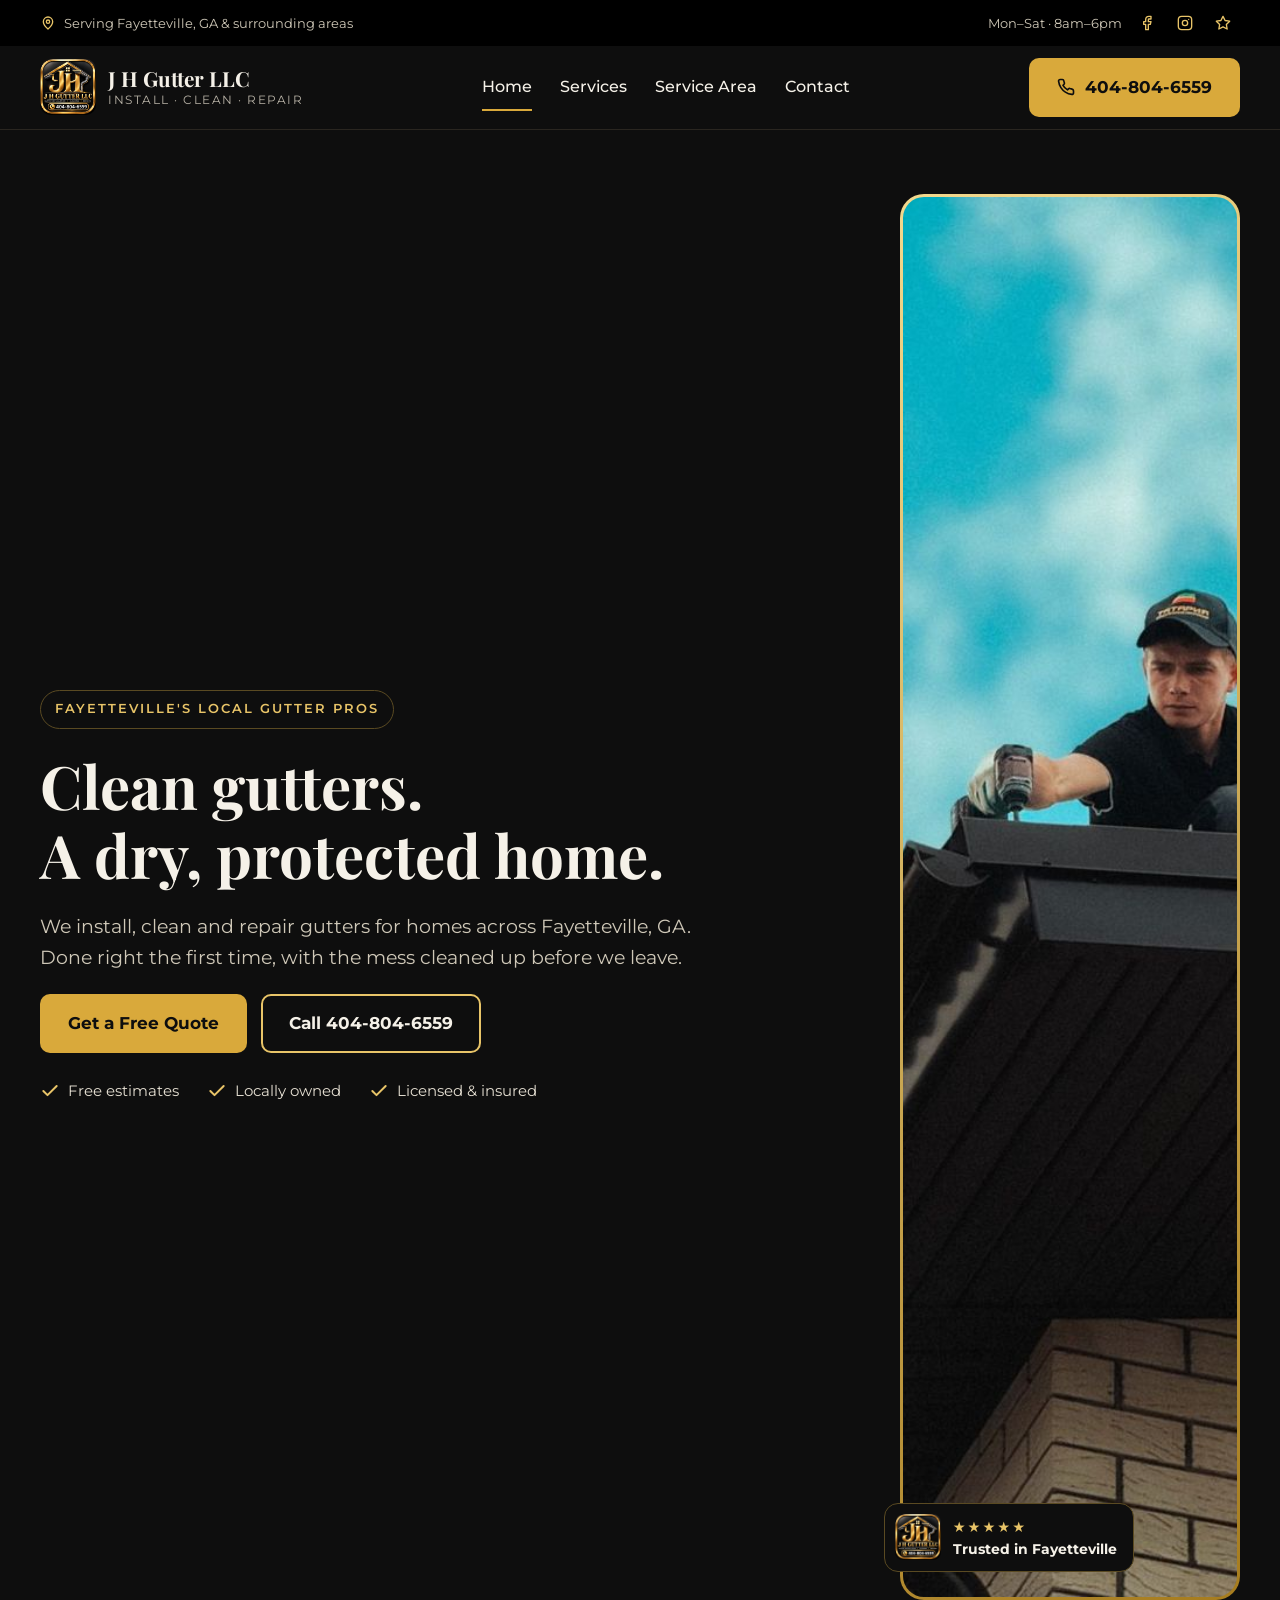
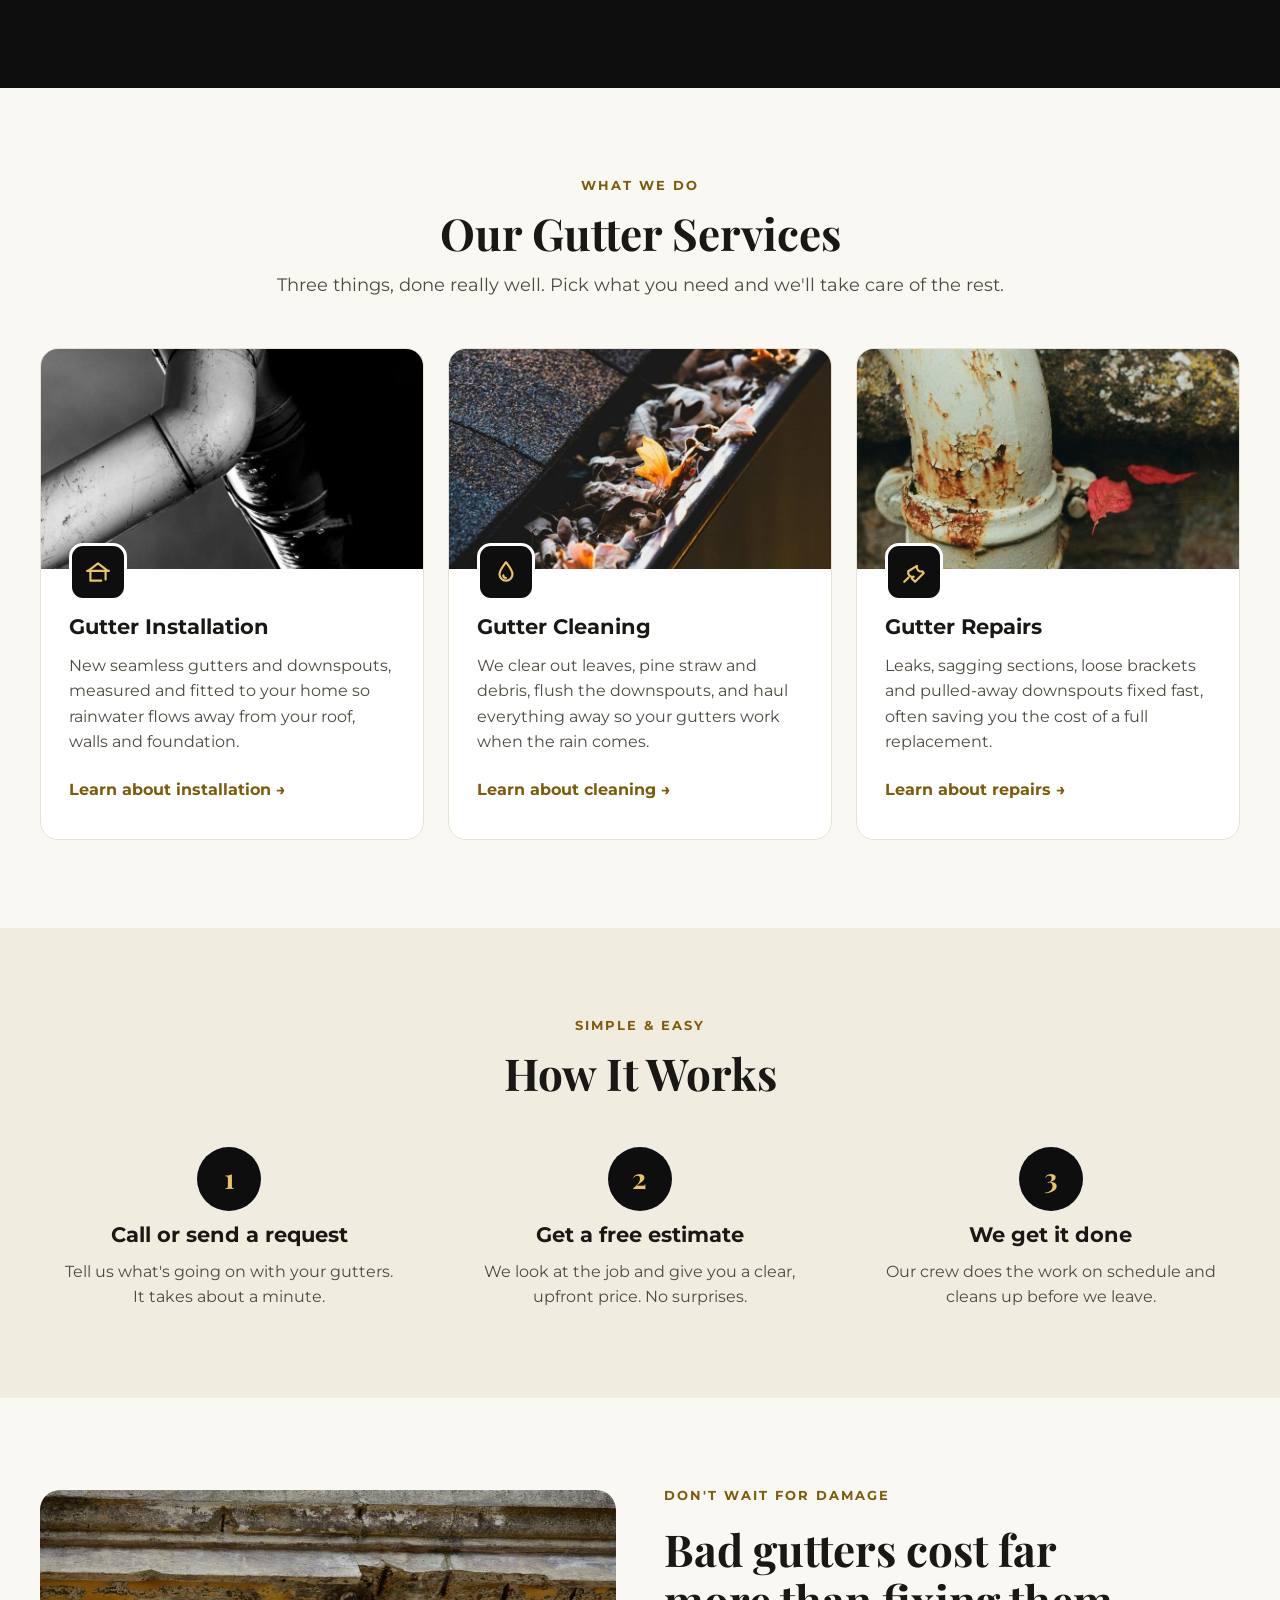
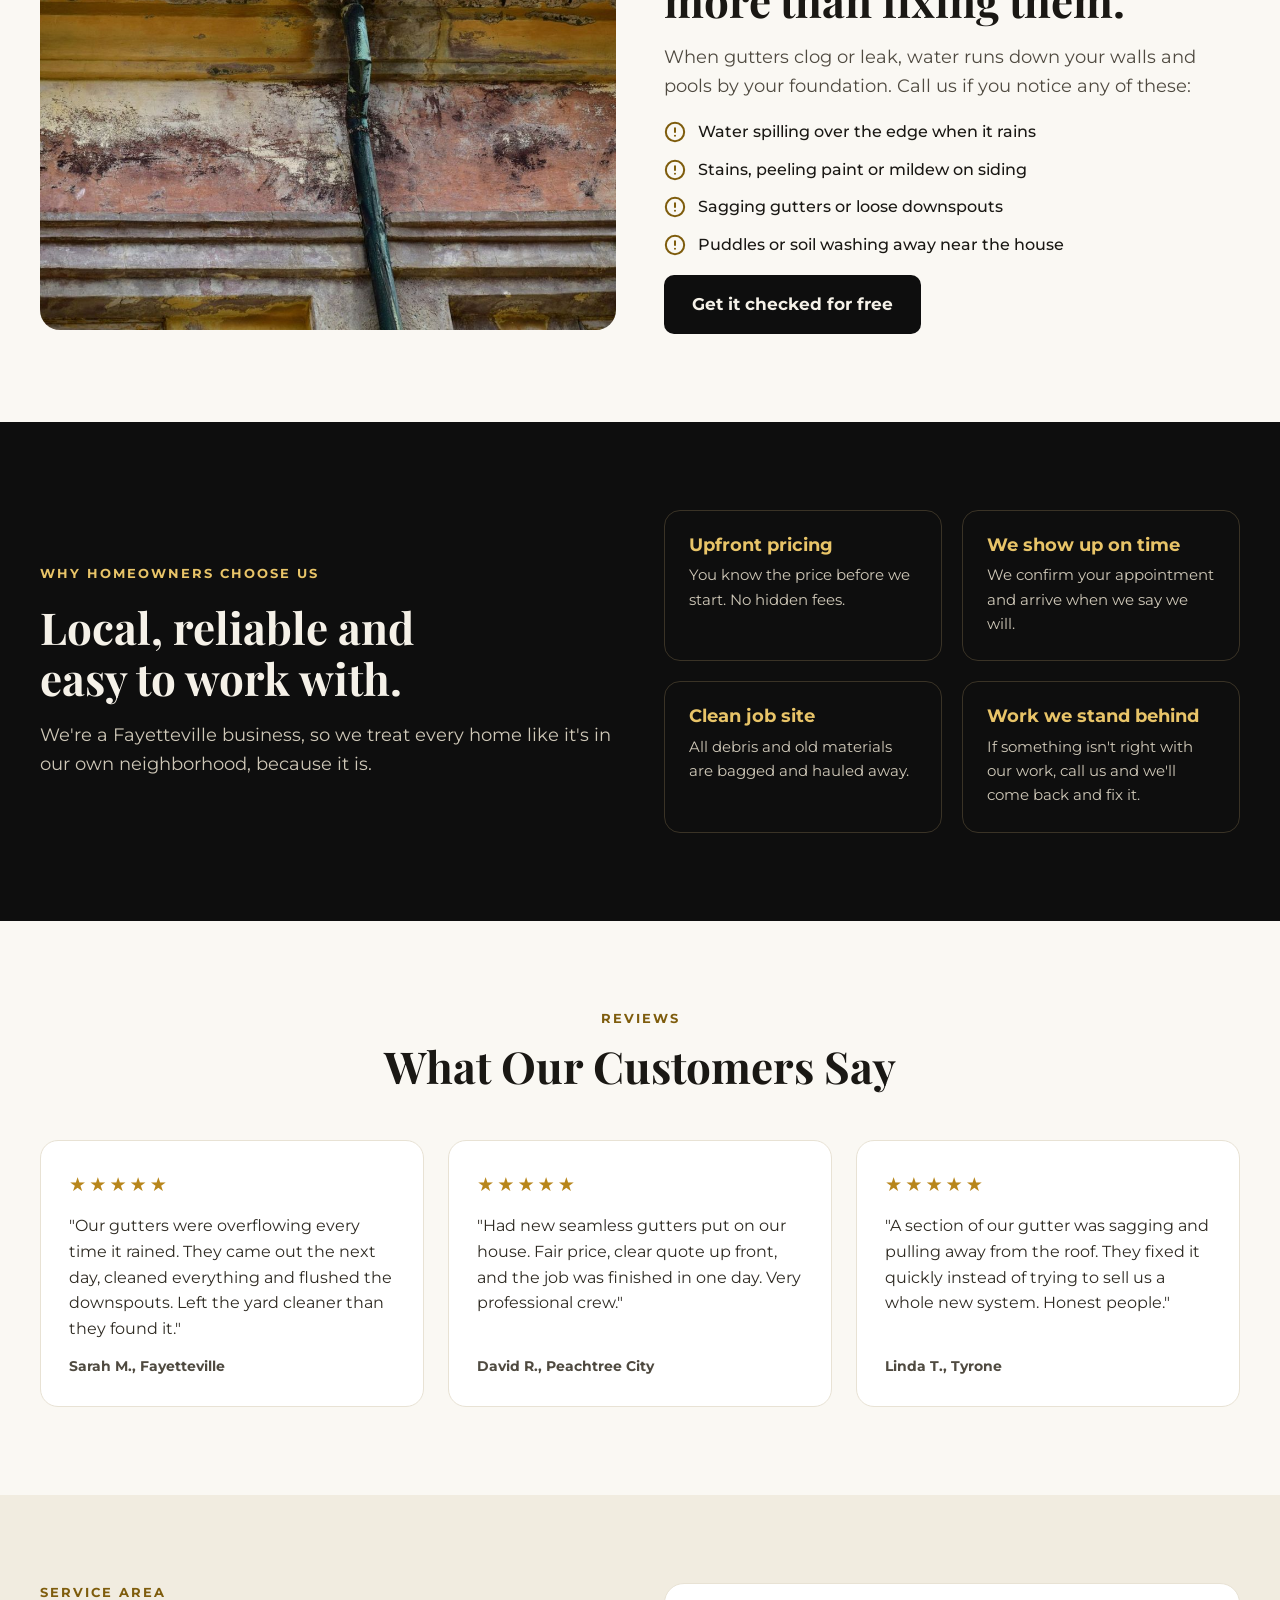
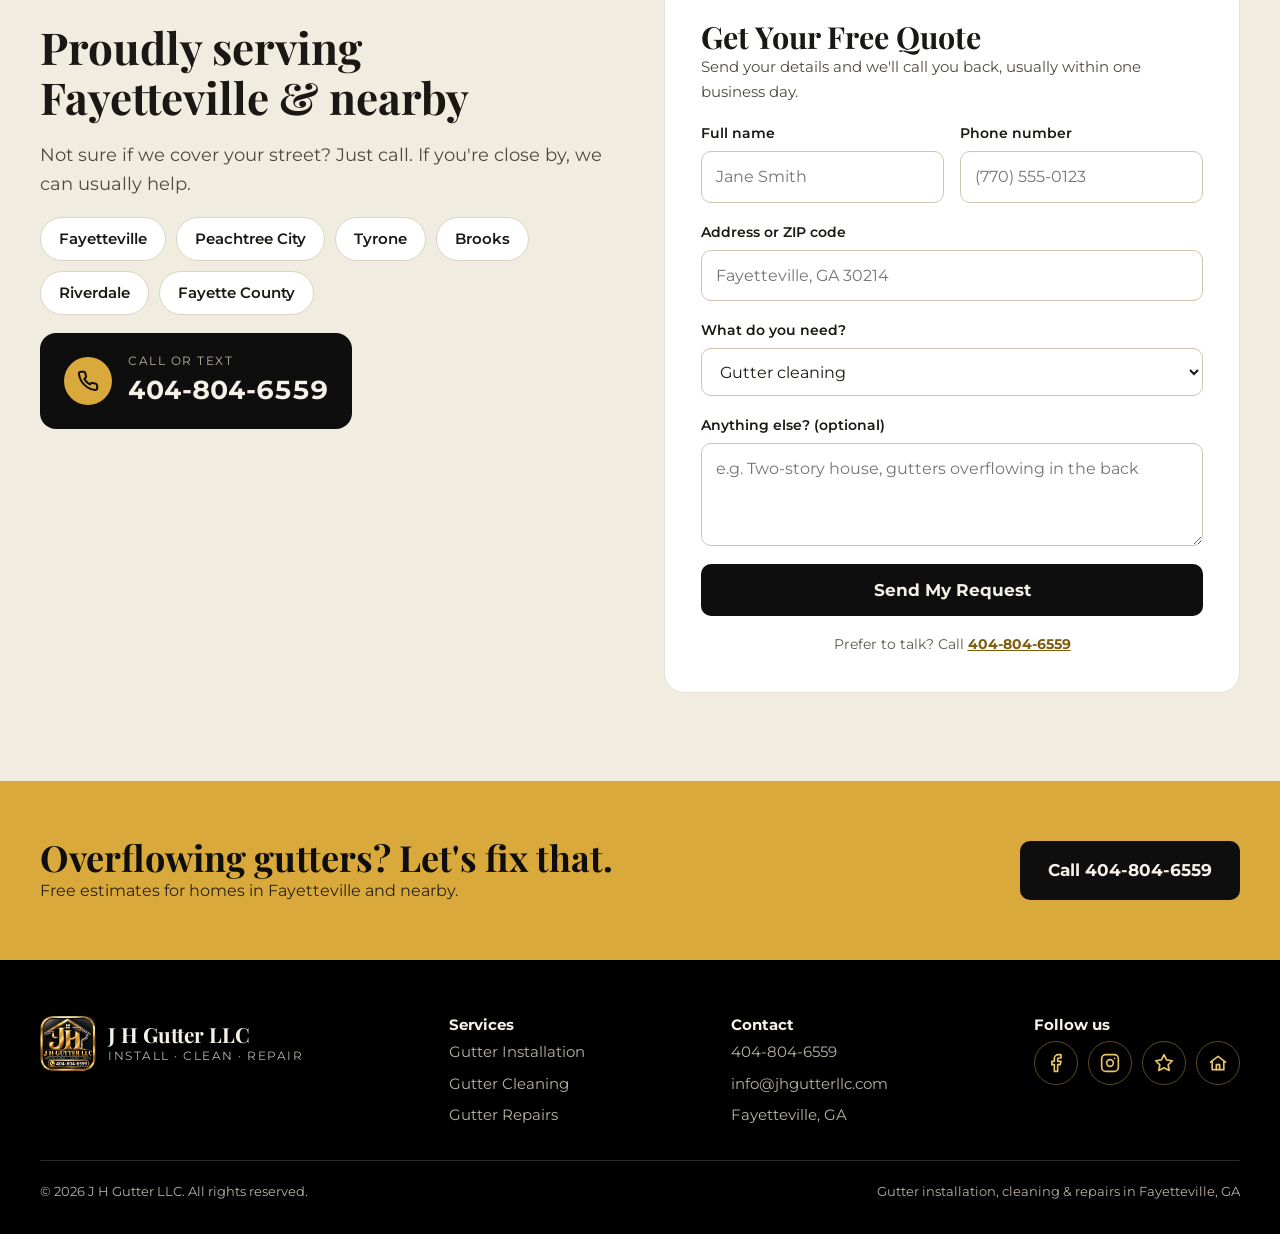
<file: index.html>
<!doctype html>
<html lang="en">
<head>
<meta charset="utf-8">
<title>J H Gutter LLC</title>
<meta name="viewport" content="width=device-width, initial-scale=1, viewport-fit=cover">
<meta name="claude:viewport-fit-sides" content="cover">
<meta name="description" content="J H Gutter LLC installs, cleans and repairs gutters for homes in Fayetteville, GA and nearby. Free estimates. Call 404-804-6559.">
<meta name="theme-color" content="#0E0E0E">
<meta property="og:title" content="J H Gutter LLC | Gutter Installation, Cleaning & Repairs in Fayetteville, GA">
<meta property="og:description" content="Local gutter pros serving Fayetteville, GA. Free estimates. Call 404-804-6559.">
<meta property="og:type" content="website">
<meta property="og:image" content="images/logo.jpg">
<link rel="icon" type="image/png" href="images/favicon.png">
<link rel="apple-touch-icon" href="images/apple-touch-icon.png">
<link rel="preconnect" href="https://fonts.googleapis.com">
<link rel="preconnect" href="https://fonts.gstatic.com" crossorigin>
<link rel="stylesheet" href="https://fonts.googleapis.com/css2?family=Montserrat:wght@400;500;600;700&family=Playfair+Display:wght@600;700&display=swap">
<link rel="stylesheet" href="css/style.css">
<script type="application/ld+json">
{
  "@context": "https://schema.org",
  "@type": "HomeAndConstructionBusiness",
  "name": "J H Gutter LLC",
  "description": "Gutter installation, gutter cleaning and gutter repairs for homes in Fayetteville, GA and surrounding areas.",
  "telephone": "+1-404-804-6559",
  "image": "images/logo.jpg",
  "address": { "@type": "PostalAddress", "addressLocality": "Fayetteville", "addressRegion": "GA", "addressCountry": "US" },
  "areaServed": ["Fayetteville, GA", "Peachtree City, GA", "Tyrone, GA", "Brooks, GA", "Riverdale, GA", "Fayette County, GA"],
  "makesOffer": [
    { "@type": "Offer", "itemOffered": { "@type": "Service", "name": "Gutter Installation" } },
    { "@type": "Offer", "itemOffered": { "@type": "Service", "name": "Gutter Cleaning" } },
    { "@type": "Offer", "itemOffered": { "@type": "Service", "name": "Gutter Repair" } }
  ]
}
</script>
</head>
<body>
<a class="skip-link" href="#main">Skip to content</a>

<div class="topbar">
  <div class="wrap">
    <span class="topbar__item">
      <svg aria-hidden="true" width="16" height="16" viewBox="0 0 24 24" fill="none" stroke="#E8C468" stroke-width="2" stroke-linecap="round" stroke-linejoin="round"><path d="M12 21s-7-6.2-7-11a7 7 0 0 1 14 0c0 4.8-7 11-7 11z"/><circle cx="12" cy="10" r="2.5"/></svg>
      Serving Fayetteville, GA &amp; surrounding areas
    </span>
    <span class="topbar__item">
      Mon–Sat · 8am–6pm
      <span class="social">
        <a href="https://www.facebook.com/" target="_blank" rel="noopener" aria-label="Facebook"><svg aria-hidden="true" width="16" height="16" viewBox="0 0 24 24" fill="none" stroke="currentColor" stroke-width="2" stroke-linecap="round" stroke-linejoin="round"><path d="M18 2h-3a5 5 0 0 0-5 5v3H7v4h3v8h4v-8h3l1-4h-4V7a1 1 0 0 1 1-1h3z"/></svg></a>
        <a href="https://www.instagram.com/" target="_blank" rel="noopener" aria-label="Instagram"><svg aria-hidden="true" width="16" height="16" viewBox="0 0 24 24" fill="none" stroke="currentColor" stroke-width="2" stroke-linecap="round" stroke-linejoin="round"><rect x="2" y="2" width="20" height="20" rx="5"/><circle cx="12" cy="12" r="4"/><path d="M17.5 6.5h.01"/></svg></a>
        <a href="https://www.google.com/maps" target="_blank" rel="noopener" aria-label="Google reviews"><svg aria-hidden="true" width="16" height="16" viewBox="0 0 24 24" fill="none" stroke="currentColor" stroke-width="2" stroke-linecap="round" stroke-linejoin="round"><path d="m12 2 3.1 6.3 6.9 1-5 4.9 1.2 6.8-6.2-3.2L5.8 21 7 14.2 2 9.3l6.9-1z"/></svg></a>
      </span>
    </span>
  </div>
</div>

<header class="header">
  <div class="wrap">
    <a class="brand" href="index.html">
      <img src="images/logo.jpg" alt="" width="56" height="56">
      <span><span class="brand__name">J H Gutter LLC</span><span class="brand__tag">Install · Clean · Repair</span></span>
    </a>
    <nav class="nav" id="site-nav" aria-label="Main">
      <a href="index.html" aria-current="page">Home</a>
      <a href="services.html">Services</a>
      <a href="index.html#area">Service Area</a>
      <a href="contact.html">Contact</a>
      <a class="btn btn--gold nav__call" href="tel:+14048046559">Call 404-804-6559</a>
    </nav>
    <a class="btn btn--gold header__call" href="tel:+14048046559">
      <svg aria-hidden="true" width="18" height="18" viewBox="0 0 24 24" fill="none" stroke="currentColor" stroke-width="2.2" stroke-linecap="round" stroke-linejoin="round"><path d="M22 16.9v3a2 2 0 0 1-2.2 2 19.8 19.8 0 0 1-8.6-3.1 19.5 19.5 0 0 1-6-6A19.8 19.8 0 0 1 2.1 4.2 2 2 0 0 1 4.1 2h3a2 2 0 0 1 2 1.7c.1.9.4 1.8.7 2.7a2 2 0 0 1-.5 2.1L8 9.8a16 16 0 0 0 6 6l1.3-1.3a2 2 0 0 1 2.1-.4c.9.3 1.8.6 2.7.7a2 2 0 0 1 1.7 2z"/></svg>
      404-804-6559
    </a>
    <button class="menu-btn" type="button" aria-controls="site-nav" aria-expanded="false" aria-label="Open menu">
      <svg aria-hidden="true" width="24" height="24" viewBox="0 0 24 24" fill="none" stroke="currentColor" stroke-width="2" stroke-linecap="round"><path d="M4 7h16M4 12h16M4 17h16"/></svg>
    </button>
  </div>
</header>

<main id="main">
  <section class="hero">
    <div class="wrap">
      <div class="hero__copy">
        <span class="pill">Fayetteville's local gutter pros</span>
        <h1>Clean gutters.<br>A dry, protected home.</h1>
        <p class="hero__lead">We install, clean and repair gutters for homes across Fayetteville, GA. Done right the first time, with the mess cleaned up before we leave.</p>
        <div class="actions">
          <a class="btn btn--gold" href="#quote">Get a Free Quote</a>
          <a class="btn btn--outline" href="tel:+14048046559">Call 404-804-6559</a>
        </div>
        <ul class="checks">
          <li><svg aria-hidden="true" width="20" height="20" viewBox="0 0 24 24" fill="none" stroke="#E8C468" stroke-width="2.4" stroke-linecap="round" stroke-linejoin="round"><path d="M20 6 9 17l-5-5"/></svg>Free estimates</li>
          <li><svg aria-hidden="true" width="20" height="20" viewBox="0 0 24 24" fill="none" stroke="#E8C468" stroke-width="2.4" stroke-linecap="round" stroke-linejoin="round"><path d="M20 6 9 17l-5-5"/></svg>Locally owned</li>
          <li><svg aria-hidden="true" width="20" height="20" viewBox="0 0 24 24" fill="none" stroke="#E8C468" stroke-width="2.4" stroke-linecap="round" stroke-linejoin="round"><path d="M20 6 9 17l-5-5"/></svg>Licensed &amp; insured</li>
        </ul>
      </div>
      <div class="hero__media">
        <div class="frame">
          <img src="images/hero.jpg" alt="Technician fastening a new gutter along a roof edge" width="787" height="1400">
          <div class="badge">
            <img src="images/logo.jpg" alt="" width="46" height="46">
            <div><span aria-hidden="true">★★★★★</span><strong>Trusted in Fayetteville</strong></div>
          </div>
        </div>
      </div>
    </div>
  </section>

  <section class="band" id="services" aria-labelledby="services-title">
    <div class="wrap">
      <div class="section-head">
        <span class="eyebrow">What we do</span>
        <h2 id="services-title">Our Gutter Services</h2>
        <p class="lead">Three things, done really well. Pick what you need and we'll take care of the rest.</p>
      </div>
      <div class="grid-3">
        <article class="card">
          <img class="card__img" src="images/install.jpg" alt="Close-up of a new metal downspout and elbow" loading="lazy" width="800" height="1200">
          <div class="card__body">
            <span class="icon-tile"><svg aria-hidden="true" width="26" height="26" viewBox="0 0 24 24" fill="none" stroke="#E8C468" stroke-width="2" stroke-linecap="round" stroke-linejoin="round"><path d="M3 11 12 4l9 7"/><path d="M2 11h20"/><path d="M19 11v8"/><path d="M5 11v9h10"/></svg></span>
            <h3>Gutter Installation</h3>
            <p>New seamless gutters and downspouts, measured and fitted to your home so rainwater flows away from your roof, walls and foundation.</p>
            <a class="card__link" href="services.html#installation">Learn about installation →</a>
          </div>
        </article>
        <article class="card">
          <img class="card__img" src="images/cleaning.jpg" alt="Gutter clogged with dry autumn leaves" loading="lazy" width="800" height="1200">
          <div class="card__body">
            <span class="icon-tile"><svg aria-hidden="true" width="26" height="26" viewBox="0 0 24 24" fill="none" stroke="#E8C468" stroke-width="2" stroke-linecap="round" stroke-linejoin="round"><path d="M12 3c3 4 6 7.5 6 11a6 6 0 0 1-12 0c0-3.5 3-7 6-11z"/><path d="M9.5 15a2.5 2.5 0 0 0 2.5 2.5"/></svg></span>
            <h3>Gutter Cleaning</h3>
            <p>We clear out leaves, pine straw and debris, flush the downspouts, and haul everything away so your gutters work when the rain comes.</p>
            <a class="card__link" href="services.html#cleaning">Learn about cleaning →</a>
          </div>
        </article>
        <article class="card">
          <img class="card__img" src="images/repair.jpg" alt="Rusted, peeling downspout joint that needs repair" loading="lazy" width="800" height="1200">
          <div class="card__body">
            <span class="icon-tile"><svg aria-hidden="true" width="26" height="26" viewBox="0 0 24 24" fill="none" stroke="#E8C468" stroke-width="2" stroke-linecap="round" stroke-linejoin="round"><path d="M14.7 6.3a4 4 0 0 0 5 5L21 13l-8 8-3-3 1.7-1.7a4 4 0 0 1-5-5z"/><path d="m3 21 4-4"/></svg></span>
            <h3>Gutter Repairs</h3>
            <p>Leaks, sagging sections, loose brackets and pulled-away downspouts fixed fast, often saving you the cost of a full replacement.</p>
            <a class="card__link" href="services.html#repairs">Learn about repairs →</a>
          </div>
        </article>
      </div>
    </div>
  </section>

  <section class="band band--alt" aria-labelledby="how-title">
    <div class="wrap">
      <div class="section-head">
        <span class="eyebrow">Simple &amp; easy</span>
        <h2 id="how-title">How It Works</h2>
      </div>
      <ol class="steps">
        <li><h3>Call or send a request</h3><p>Tell us what's going on with your gutters. It takes about a minute.</p></li>
        <li><h3>Get a free estimate</h3><p>We look at the job and give you a clear, upfront price. No surprises.</p></li>
        <li><h3>We get it done</h3><p>Our crew does the work on schedule and cleans up before we leave.</p></li>
      </ol>
    </div>
  </section>

  <section class="band" aria-labelledby="damage-title">
    <div class="wrap">
      <div class="split">
        <img class="split__img" src="images/damage.jpg" alt="Water-stained, crumbling wall beside an old downspout" loading="lazy" width="1200" height="800">
        <div class="split__text">
          <span class="eyebrow">Don't wait for damage</span>
          <h2 class="h2" id="damage-title">Bad gutters cost far more than fixing them.</h2>
          <p class="lead">When gutters clog or leak, water runs down your walls and pools by your foundation. Call us if you notice any of these:</p>
          <ul class="list">
            <li><svg aria-hidden="true" width="22" height="22" viewBox="0 0 24 24" fill="none" stroke="#7E5C0C" stroke-width="2.2" stroke-linecap="round" stroke-linejoin="round"><circle cx="12" cy="12" r="10"/><path d="M12 8v4M12 16h.01"/></svg>Water spilling over the edge when it rains</li>
            <li><svg aria-hidden="true" width="22" height="22" viewBox="0 0 24 24" fill="none" stroke="#7E5C0C" stroke-width="2.2" stroke-linecap="round" stroke-linejoin="round"><circle cx="12" cy="12" r="10"/><path d="M12 8v4M12 16h.01"/></svg>Stains, peeling paint or mildew on siding</li>
            <li><svg aria-hidden="true" width="22" height="22" viewBox="0 0 24 24" fill="none" stroke="#7E5C0C" stroke-width="2.2" stroke-linecap="round" stroke-linejoin="round"><circle cx="12" cy="12" r="10"/><path d="M12 8v4M12 16h.01"/></svg>Sagging gutters or loose downspouts</li>
            <li><svg aria-hidden="true" width="22" height="22" viewBox="0 0 24 24" fill="none" stroke="#7E5C0C" stroke-width="2.2" stroke-linecap="round" stroke-linejoin="round"><circle cx="12" cy="12" r="10"/><path d="M12 8v4M12 16h.01"/></svg>Puddles or soil washing away near the house</li>
          </ul>
          <div><a class="btn btn--dark" href="#quote">Get it checked for free</a></div>
        </div>
      </div>
    </div>
  </section>

  <section class="band band--dark" aria-labelledby="why-title">
    <div class="wrap">
      <div class="split">
        <div class="split__text">
          <span class="eyebrow">Why homeowners choose us</span>
          <h2 class="h2" id="why-title">Local, reliable and easy to work with.</h2>
          <p class="lead">We're a Fayetteville business, so we treat every home like it's in our own neighborhood, because it is.</p>
        </div>
        <div class="reasons">
          <div class="reason"><h3>Upfront pricing</h3><p>You know the price before we start. No hidden fees.</p></div>
          <div class="reason"><h3>We show up on time</h3><p>We confirm your appointment and arrive when we say we will.</p></div>
          <div class="reason"><h3>Clean job site</h3><p>All debris and old materials are bagged and hauled away.</p></div>
          <div class="reason"><h3>Work we stand behind</h3><p>If something isn't right with our work, call us and we'll come back and fix it.</p></div>
        </div>
      </div>
    </div>
  </section>

  <section class="band" aria-labelledby="reviews-title">
    <div class="wrap">
      <div class="section-head">
        <span class="eyebrow">Reviews</span>
        <h2 id="reviews-title">What Our Customers Say</h2>
      </div>
      <!-- SAMPLE REVIEWS: replace with real customer reviews before launch -->
      <div class="grid-3">
        <figure class="review">
          <span class="stars" role="img" aria-label="5 out of 5 stars">★★★★★</span>
          <blockquote>"Our gutters were overflowing every time it rained. They came out the next day, cleaned everything and flushed the downspouts. Left the yard cleaner than they found it."</blockquote>
          <figcaption>Sarah M., Fayetteville</figcaption>
        </figure>
        <figure class="review">
          <span class="stars" role="img" aria-label="5 out of 5 stars">★★★★★</span>
          <blockquote>"Had new seamless gutters put on our house. Fair price, clear quote up front, and the job was finished in one day. Very professional crew."</blockquote>
          <figcaption>David R., Peachtree City</figcaption>
        </figure>
        <figure class="review">
          <span class="stars" role="img" aria-label="5 out of 5 stars">★★★★★</span>
          <blockquote>"A section of our gutter was sagging and pulling away from the roof. They fixed it quickly instead of trying to sell us a whole new system. Honest people."</blockquote>
          <figcaption>Linda T., Tyrone</figcaption>
        </figure>
      </div>
    </div>
  </section>

  <section class="band band--alt" id="area" aria-labelledby="area-title">
    <div class="wrap">
      <div class="split" style="align-items: flex-start">
        <div class="split__text">
          <span class="eyebrow">Service area</span>
          <h2 class="h2" id="area-title">Proudly serving Fayetteville &amp; nearby</h2>
          <p class="lead">Not sure if we cover your street? Just call. If you're close by, we can usually help.</p>
          <ul class="chips">
            <li>Fayetteville</li><li>Peachtree City</li><li>Tyrone</li><li>Brooks</li><li>Riverdale</li><li>Fayette County</li>
          </ul>
          <a class="callcard" href="tel:+14048046559">
            <span class="callcard__icon"><svg aria-hidden="true" width="22" height="22" viewBox="0 0 24 24" fill="none" stroke="#0E0E0E" stroke-width="2.2" stroke-linecap="round" stroke-linejoin="round"><path d="M22 16.9v3a2 2 0 0 1-2.2 2 19.8 19.8 0 0 1-8.6-3.1 19.5 19.5 0 0 1-6-6A19.8 19.8 0 0 1 2.1 4.2 2 2 0 0 1 4.1 2h3a2 2 0 0 1 2 1.7c.1.9.4 1.8.7 2.7a2 2 0 0 1-.5 2.1L8 9.8a16 16 0 0 0 6 6l1.3-1.3a2 2 0 0 1 2.1-.4c.9.3 1.8.6 2.7.7a2 2 0 0 1 1.7 2z"/></svg></span>
            <span><small>Call or text</small><strong>404-804-6559</strong></span>
          </a>
        </div>

        <form class="quote" id="quote" novalidate>
          <div>
            <h2>Get Your Free Quote</h2>
            <p class="quote__intro">Send your details and we'll call you back, usually within one business day.</p>
          </div>
          <div class="fields">
            <label class="field" for="q-name">Full name
              <input id="q-name" name="name" type="text" autocomplete="name" placeholder="Jane Smith" required>
              <span class="error" id="q-name-error" hidden></span>
            </label>
            <label class="field" for="q-phone">Phone number
              <input id="q-phone" name="phone" type="tel" autocomplete="tel" placeholder="(770) 555-0123" required>
              <span class="error" id="q-phone-error" hidden></span>
            </label>
          </div>
          <label class="field" for="q-address">Address or ZIP code
            <input id="q-address" name="address" type="text" autocomplete="street-address" placeholder="Fayetteville, GA 30214">
          </label>
          <label class="field" for="q-service">What do you need?
            <select id="q-service" name="service">
              <option>Gutter cleaning</option>
              <option>Gutter installation</option>
              <option>Gutter repair</option>
              <option>Not sure, please take a look</option>
            </select>
          </label>
          <label class="field" for="q-message">Anything else? (optional)
            <textarea id="q-message" name="message" rows="3" placeholder="e.g. Two-story house, gutters overflowing in the back"></textarea>
          </label>
          <input class="hp" type="text" name="_gotcha" id="q-gotcha" tabindex="-1" autocomplete="off" aria-hidden="true">
          <button class="btn btn--dark" type="submit">Send My Request</button>
          <p class="form-status" role="status" aria-live="polite" hidden></p>
          <p class="quote__alt">Prefer to talk? Call <a href="tel:+14048046559"><strong>404-804-6559</strong></a></p>
        </form>
      </div>
    </div>
  </section>

  <section class="band--gold cta" aria-labelledby="cta-title">
    <div class="wrap">
      <div>
        <h2 id="cta-title">Overflowing gutters? Let's fix that.</h2>
        <p>Free estimates for homes in Fayetteville and nearby.</p>
      </div>
      <a class="btn btn--dark" href="tel:+14048046559">Call 404-804-6559</a>
    </div>
  </section>
</main>

<footer class="footer">
  <div class="wrap">
    <div class="footer__cols">
      <div class="footer__col">
        <a class="brand" href="index.html"><img src="images/logo.jpg" alt="" width="56" height="56"><span><span class="brand__name">J H Gutter LLC</span><span class="brand__tag">Install · Clean · Repair</span></span></a>
      </div>
      <div class="footer__col">
        <h2>Services</h2>
        <a href="services.html#installation">Gutter Installation</a>
        <a href="services.html#cleaning">Gutter Cleaning</a>
        <a href="services.html#repairs">Gutter Repairs</a>
      </div>
      <div class="footer__col">
        <h2>Contact</h2>
        <a href="tel:+14048046559">404-804-6559</a>
        <a href="mailto:info@jhgutterllc.com">info@jhgutterllc.com</a>
        <span>Fayetteville, GA</span>
      </div>
      <div class="footer__col">
        <h2>Follow us</h2>
        <div class="social social--lg">
          <a href="https://www.facebook.com/" target="_blank" rel="noopener" aria-label="Facebook"><svg aria-hidden="true" width="20" height="20" viewBox="0 0 24 24" fill="none" stroke="currentColor" stroke-width="2" stroke-linecap="round" stroke-linejoin="round"><path d="M18 2h-3a5 5 0 0 0-5 5v3H7v4h3v8h4v-8h3l1-4h-4V7a1 1 0 0 1 1-1h3z"/></svg></a>
          <a href="https://www.instagram.com/" target="_blank" rel="noopener" aria-label="Instagram"><svg aria-hidden="true" width="20" height="20" viewBox="0 0 24 24" fill="none" stroke="currentColor" stroke-width="2" stroke-linecap="round" stroke-linejoin="round"><rect x="2" y="2" width="20" height="20" rx="5"/><circle cx="12" cy="12" r="4"/><path d="M17.5 6.5h.01"/></svg></a>
          <a href="https://www.google.com/maps" target="_blank" rel="noopener" aria-label="Google reviews"><svg aria-hidden="true" width="20" height="20" viewBox="0 0 24 24" fill="none" stroke="currentColor" stroke-width="2" stroke-linecap="round" stroke-linejoin="round"><path d="m12 2 3.1 6.3 6.9 1-5 4.9 1.2 6.8-6.2-3.2L5.8 21 7 14.2 2 9.3l6.9-1z"/></svg></a>
          <a href="https://nextdoor.com/" target="_blank" rel="noopener" aria-label="Nextdoor"><svg aria-hidden="true" width="20" height="20" viewBox="0 0 24 24" fill="none" stroke="currentColor" stroke-width="2" stroke-linecap="round" stroke-linejoin="round"><path d="M3 11 12 4l9 7"/><path d="M5 10v10h14V10"/><path d="M10 20v-6h4v6"/></svg></a>
        </div>
      </div>
    </div>
    <div class="footer__legal">
      <span>© <span data-year>2026</span> J H Gutter LLC. All rights reserved.</span>
      <span>Gutter installation, cleaning &amp; repairs in Fayetteville, GA</span>
    </div>
  </div>
</footer>

<div class="callbar">
  <a class="btn btn--gold" href="tel:+14048046559">Call Now</a>
  <a class="btn btn--outline" href="contact.html#quote">Free Quote</a>
</div>

<script src="js/main.js"></script>
</body>
</html>
</file>
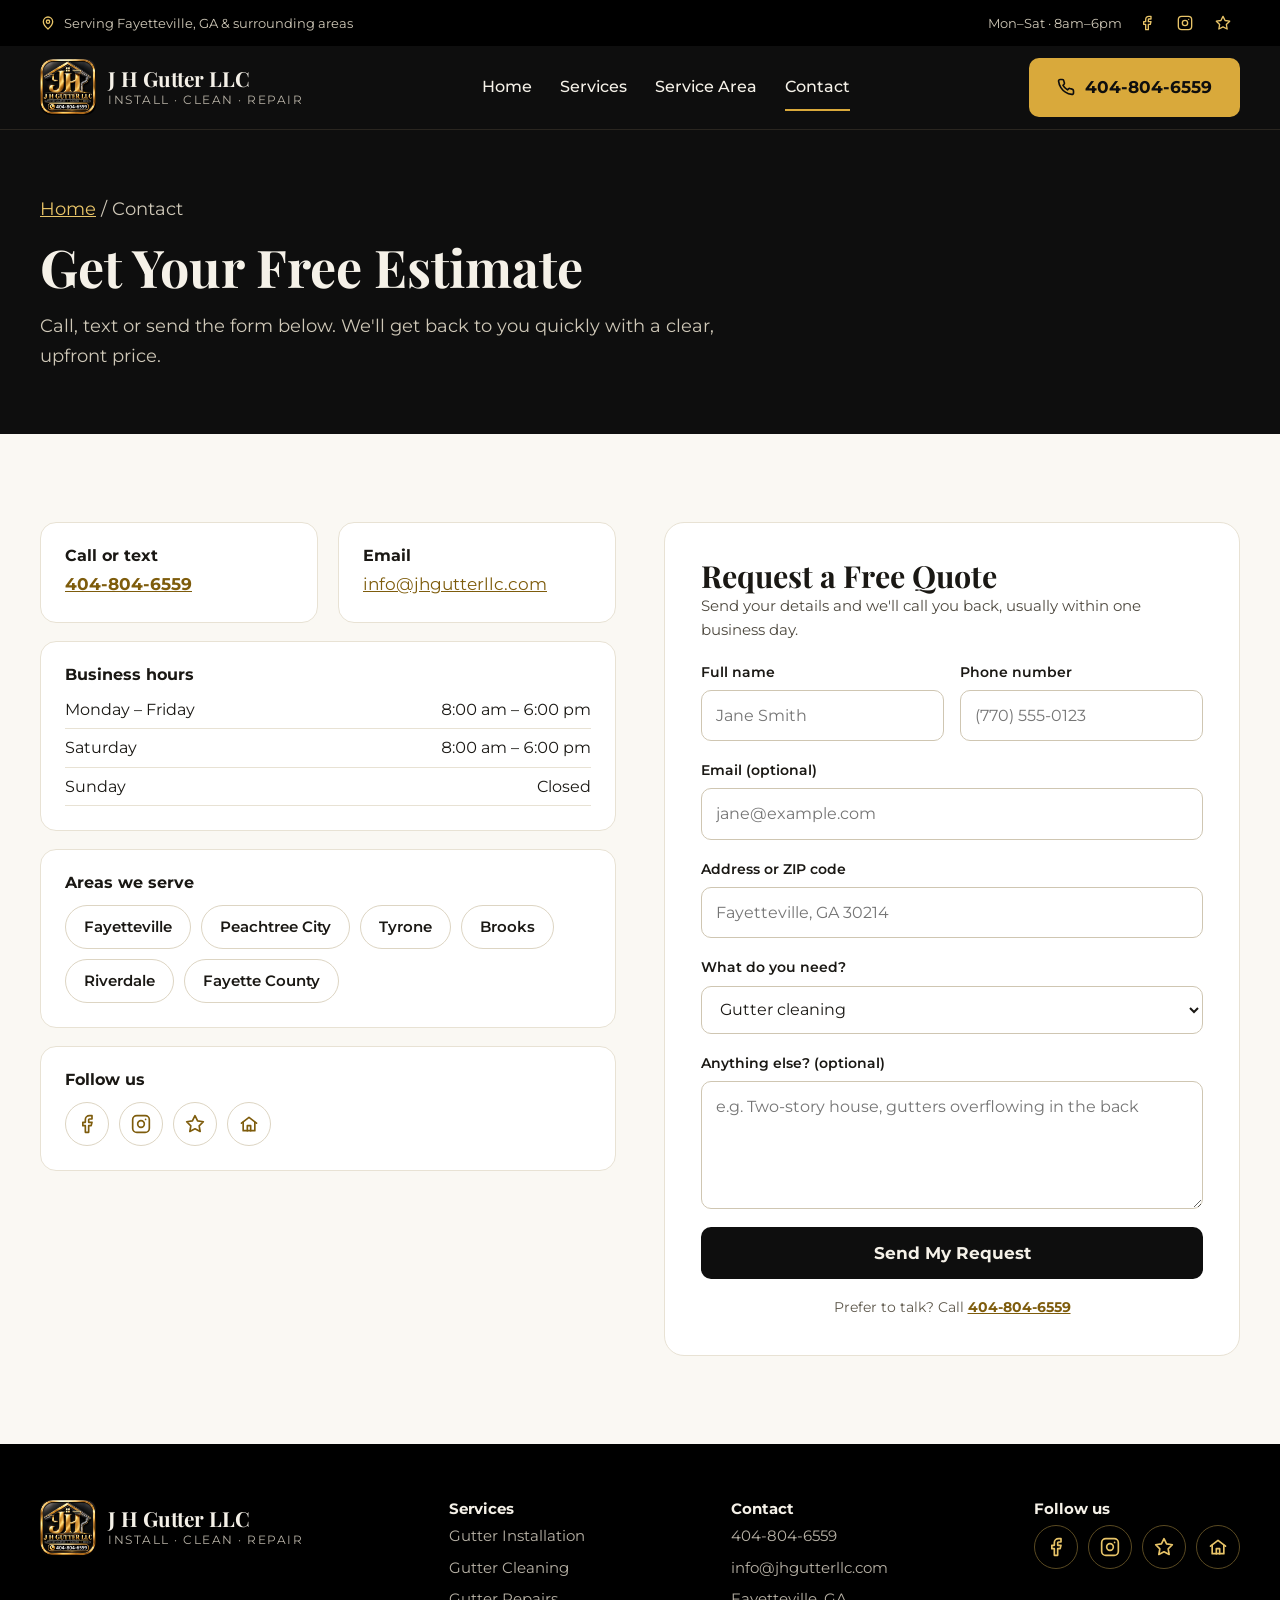
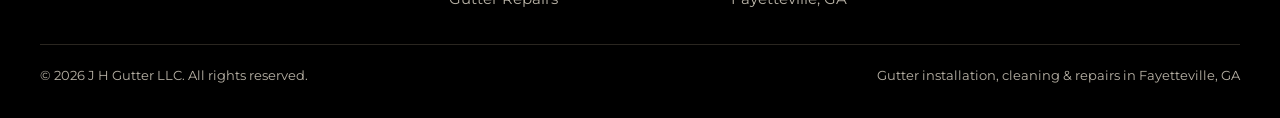
<file: contact.html>
<!doctype html>
<html lang="en">
<head>
<meta charset="utf-8">
<title>Contact | J H Gutter LLC</title>
<meta name="viewport" content="width=device-width, initial-scale=1, viewport-fit=cover">
<meta name="claude:viewport-fit-sides" content="cover">
<meta name="description" content="Contact J H Gutter LLC for a free gutter estimate in Fayetteville, GA. Call or text 404-804-6559 or send a quote request online.">
<meta name="theme-color" content="#0E0E0E">
<link rel="icon" type="image/png" href="images/favicon.png">
<link rel="apple-touch-icon" href="images/apple-touch-icon.png">
<link rel="preconnect" href="https://fonts.googleapis.com">
<link rel="preconnect" href="https://fonts.gstatic.com" crossorigin>
<link rel="stylesheet" href="https://fonts.googleapis.com/css2?family=Montserrat:wght@400;500;600;700&family=Playfair+Display:wght@600;700&display=swap">
<link rel="stylesheet" href="css/style.css">
</head>
<body>
<a class="skip-link" href="#main">Skip to content</a>

<div class="topbar">
  <div class="wrap">
    <span class="topbar__item">
      <svg aria-hidden="true" width="16" height="16" viewBox="0 0 24 24" fill="none" stroke="#E8C468" stroke-width="2" stroke-linecap="round" stroke-linejoin="round"><path d="M12 21s-7-6.2-7-11a7 7 0 0 1 14 0c0 4.8-7 11-7 11z"/><circle cx="12" cy="10" r="2.5"/></svg>
      Serving Fayetteville, GA &amp; surrounding areas
    </span>
    <span class="topbar__item">
      Mon–Sat · 8am–6pm
      <span class="social">
        <a href="https://www.facebook.com/" target="_blank" rel="noopener" aria-label="Facebook"><svg aria-hidden="true" width="16" height="16" viewBox="0 0 24 24" fill="none" stroke="currentColor" stroke-width="2" stroke-linecap="round" stroke-linejoin="round"><path d="M18 2h-3a5 5 0 0 0-5 5v3H7v4h3v8h4v-8h3l1-4h-4V7a1 1 0 0 1 1-1h3z"/></svg></a>
        <a href="https://www.instagram.com/" target="_blank" rel="noopener" aria-label="Instagram"><svg aria-hidden="true" width="16" height="16" viewBox="0 0 24 24" fill="none" stroke="currentColor" stroke-width="2" stroke-linecap="round" stroke-linejoin="round"><rect x="2" y="2" width="20" height="20" rx="5"/><circle cx="12" cy="12" r="4"/><path d="M17.5 6.5h.01"/></svg></a>
        <a href="https://www.google.com/maps" target="_blank" rel="noopener" aria-label="Google reviews"><svg aria-hidden="true" width="16" height="16" viewBox="0 0 24 24" fill="none" stroke="currentColor" stroke-width="2" stroke-linecap="round" stroke-linejoin="round"><path d="m12 2 3.1 6.3 6.9 1-5 4.9 1.2 6.8-6.2-3.2L5.8 21 7 14.2 2 9.3l6.9-1z"/></svg></a>
      </span>
    </span>
  </div>
</div>

<header class="header">
  <div class="wrap">
    <a class="brand" href="index.html">
      <img src="images/logo.jpg" alt="" width="56" height="56">
      <span><span class="brand__name">J H Gutter LLC</span><span class="brand__tag">Install · Clean · Repair</span></span>
    </a>
    <nav class="nav" id="site-nav" aria-label="Main">
      <a href="index.html">Home</a>
      <a href="services.html">Services</a>
      <a href="index.html#area">Service Area</a>
      <a href="contact.html" aria-current="page">Contact</a>
      <a class="btn btn--gold nav__call" href="tel:+14048046559">Call 404-804-6559</a>
    </nav>
    <a class="btn btn--gold header__call" href="tel:+14048046559">
      <svg aria-hidden="true" width="18" height="18" viewBox="0 0 24 24" fill="none" stroke="currentColor" stroke-width="2.2" stroke-linecap="round" stroke-linejoin="round"><path d="M22 16.9v3a2 2 0 0 1-2.2 2 19.8 19.8 0 0 1-8.6-3.1 19.5 19.5 0 0 1-6-6A19.8 19.8 0 0 1 2.1 4.2 2 2 0 0 1 4.1 2h3a2 2 0 0 1 2 1.7c.1.9.4 1.8.7 2.7a2 2 0 0 1-.5 2.1L8 9.8a16 16 0 0 0 6 6l1.3-1.3a2 2 0 0 1 2.1-.4c.9.3 1.8.6 2.7.7a2 2 0 0 1 1.7 2z"/></svg>
      404-804-6559
    </a>
    <button class="menu-btn" type="button" aria-controls="site-nav" aria-expanded="false" aria-label="Open menu">
      <svg aria-hidden="true" width="24" height="24" viewBox="0 0 24 24" fill="none" stroke="currentColor" stroke-width="2" stroke-linecap="round"><path d="M4 7h16M4 12h16M4 17h16"/></svg>
    </button>
  </div>
</header>

<main id="main">
  <section class="banner">
    <div class="wrap">
      <p class="crumbs"><a href="index.html">Home</a> / Contact</p>
      <h1>Get Your Free Estimate</h1>
      <p>Call, text or send the form below. We'll get back to you quickly with a clear, upfront price.</p>
    </div>
  </section>

  <section class="band">
    <div class="wrap">
      <div class="split" style="align-items: flex-start">
        <div class="split__text">
          <div class="info">
            <div class="info__item">
              <h3>Call or text</h3>
              <a href="tel:+14048046559"><strong>404-804-6559</strong></a>
            </div>
            <div class="info__item">
              <h3>Email</h3>
              <a href="mailto:info@jhgutterllc.com">info@jhgutterllc.com</a>
            </div>
          </div>
          <div class="info__item">
            <h3>Business hours</h3>
            <table class="hours">
              <tbody>
                <tr><td>Monday – Friday</td><td>8:00 am – 6:00 pm</td></tr>
                <tr><td>Saturday</td><td>8:00 am – 6:00 pm</td></tr>
                <tr><td>Sunday</td><td>Closed</td></tr>
              </tbody>
            </table>
          </div>
          <div class="info__item">
            <h3>Areas we serve</h3>
            <ul class="chips" style="margin-top: 6px">
              <li>Fayetteville</li><li>Peachtree City</li><li>Tyrone</li><li>Brooks</li><li>Riverdale</li><li>Fayette County</li>
            </ul>
          </div>
          <div class="info__item">
            <h3>Follow us</h3>
            <div class="social social--lg" style="margin-top: 6px">
              <a href="https://www.facebook.com/" target="_blank" rel="noopener" aria-label="Facebook" style="color: #7E5C0C; border-color: #DDD5C3"><svg aria-hidden="true" width="20" height="20" viewBox="0 0 24 24" fill="none" stroke="currentColor" stroke-width="2" stroke-linecap="round" stroke-linejoin="round"><path d="M18 2h-3a5 5 0 0 0-5 5v3H7v4h3v8h4v-8h3l1-4h-4V7a1 1 0 0 1 1-1h3z"/></svg></a>
              <a href="https://www.instagram.com/" target="_blank" rel="noopener" aria-label="Instagram" style="color: #7E5C0C; border-color: #DDD5C3"><svg aria-hidden="true" width="20" height="20" viewBox="0 0 24 24" fill="none" stroke="currentColor" stroke-width="2" stroke-linecap="round" stroke-linejoin="round"><rect x="2" y="2" width="20" height="20" rx="5"/><circle cx="12" cy="12" r="4"/><path d="M17.5 6.5h.01"/></svg></a>
              <a href="https://www.google.com/maps" target="_blank" rel="noopener" aria-label="Google reviews" style="color: #7E5C0C; border-color: #DDD5C3"><svg aria-hidden="true" width="20" height="20" viewBox="0 0 24 24" fill="none" stroke="currentColor" stroke-width="2" stroke-linecap="round" stroke-linejoin="round"><path d="m12 2 3.1 6.3 6.9 1-5 4.9 1.2 6.8-6.2-3.2L5.8 21 7 14.2 2 9.3l6.9-1z"/></svg></a>
              <a href="https://nextdoor.com/" target="_blank" rel="noopener" aria-label="Nextdoor" style="color: #7E5C0C; border-color: #DDD5C3"><svg aria-hidden="true" width="20" height="20" viewBox="0 0 24 24" fill="none" stroke="currentColor" stroke-width="2" stroke-linecap="round" stroke-linejoin="round"><path d="M3 11 12 4l9 7"/><path d="M5 10v10h14V10"/><path d="M10 20v-6h4v6"/></svg></a>
            </div>
          </div>
        </div>

        <form class="quote" id="quote" novalidate>
          <div>
            <h2>Request a Free Quote</h2>
            <p class="quote__intro">Send your details and we'll call you back, usually within one business day.</p>
          </div>
          <div class="fields">
            <label class="field" for="c-name">Full name
              <input id="c-name" name="name" type="text" autocomplete="name" placeholder="Jane Smith" required>
              <span class="error" id="c-name-error" hidden></span>
            </label>
            <label class="field" for="c-phone">Phone number
              <input id="c-phone" name="phone" type="tel" autocomplete="tel" placeholder="(770) 555-0123" required>
              <span class="error" id="c-phone-error" hidden></span>
            </label>
          </div>
          <label class="field" for="c-email">Email (optional)
            <input id="c-email" name="email" type="email" autocomplete="email" placeholder="jane@example.com">
          </label>
          <label class="field" for="c-address">Address or ZIP code
            <input id="c-address" name="address" type="text" autocomplete="street-address" placeholder="Fayetteville, GA 30214">
          </label>
          <label class="field" for="c-service">What do you need?
            <select id="c-service" name="service">
              <option>Gutter cleaning</option>
              <option>Gutter installation</option>
              <option>Gutter repair</option>
              <option>Not sure, please take a look</option>
            </select>
          </label>
          <label class="field" for="c-message">Anything else? (optional)
            <textarea id="c-message" name="message" rows="4" placeholder="e.g. Two-story house, gutters overflowing in the back"></textarea>
          </label>
          <input class="hp" type="text" name="_gotcha" id="c-gotcha" tabindex="-1" autocomplete="off" aria-hidden="true">
          <button class="btn btn--dark" type="submit">Send My Request</button>
          <p class="form-status" role="status" aria-live="polite" hidden></p>
          <p class="quote__alt">Prefer to talk? Call <a href="tel:+14048046559"><strong>404-804-6559</strong></a></p>
        </form>
      </div>
    </div>
  </section>
</main>

<footer class="footer">
  <div class="wrap">
    <div class="footer__cols">
      <div class="footer__col">
        <a class="brand" href="index.html"><img src="images/logo.jpg" alt="" width="56" height="56"><span><span class="brand__name">J H Gutter LLC</span><span class="brand__tag">Install · Clean · Repair</span></span></a>
      </div>
      <div class="footer__col">
        <h2>Services</h2>
        <a href="services.html#installation">Gutter Installation</a>
        <a href="services.html#cleaning">Gutter Cleaning</a>
        <a href="services.html#repairs">Gutter Repairs</a>
      </div>
      <div class="footer__col">
        <h2>Contact</h2>
        <a href="tel:+14048046559">404-804-6559</a>
        <a href="mailto:info@jhgutterllc.com">info@jhgutterllc.com</a>
        <span>Fayetteville, GA</span>
      </div>
      <div class="footer__col">
        <h2>Follow us</h2>
        <div class="social social--lg">
          <a href="https://www.facebook.com/" target="_blank" rel="noopener" aria-label="Facebook"><svg aria-hidden="true" width="20" height="20" viewBox="0 0 24 24" fill="none" stroke="currentColor" stroke-width="2" stroke-linecap="round" stroke-linejoin="round"><path d="M18 2h-3a5 5 0 0 0-5 5v3H7v4h3v8h4v-8h3l1-4h-4V7a1 1 0 0 1 1-1h3z"/></svg></a>
          <a href="https://www.instagram.com/" target="_blank" rel="noopener" aria-label="Instagram"><svg aria-hidden="true" width="20" height="20" viewBox="0 0 24 24" fill="none" stroke="currentColor" stroke-width="2" stroke-linecap="round" stroke-linejoin="round"><rect x="2" y="2" width="20" height="20" rx="5"/><circle cx="12" cy="12" r="4"/><path d="M17.5 6.5h.01"/></svg></a>
          <a href="https://www.google.com/maps" target="_blank" rel="noopener" aria-label="Google reviews"><svg aria-hidden="true" width="20" height="20" viewBox="0 0 24 24" fill="none" stroke="currentColor" stroke-width="2" stroke-linecap="round" stroke-linejoin="round"><path d="m12 2 3.1 6.3 6.9 1-5 4.9 1.2 6.8-6.2-3.2L5.8 21 7 14.2 2 9.3l6.9-1z"/></svg></a>
          <a href="https://nextdoor.com/" target="_blank" rel="noopener" aria-label="Nextdoor"><svg aria-hidden="true" width="20" height="20" viewBox="0 0 24 24" fill="none" stroke="currentColor" stroke-width="2" stroke-linecap="round" stroke-linejoin="round"><path d="M3 11 12 4l9 7"/><path d="M5 10v10h14V10"/><path d="M10 20v-6h4v6"/></svg></a>
        </div>
      </div>
    </div>
    <div class="footer__legal">
      <span>© <span data-year>2026</span> J H Gutter LLC. All rights reserved.</span>
      <span>Gutter installation, cleaning &amp; repairs in Fayetteville, GA</span>
    </div>
  </div>
</footer>

<div class="callbar">
  <a class="btn btn--gold" href="tel:+14048046559">Call Now</a>
  <a class="btn btn--outline" href="#quote">Free Quote</a>
</div>

<script src="js/main.js"></script>
</body>
</html>
</file>
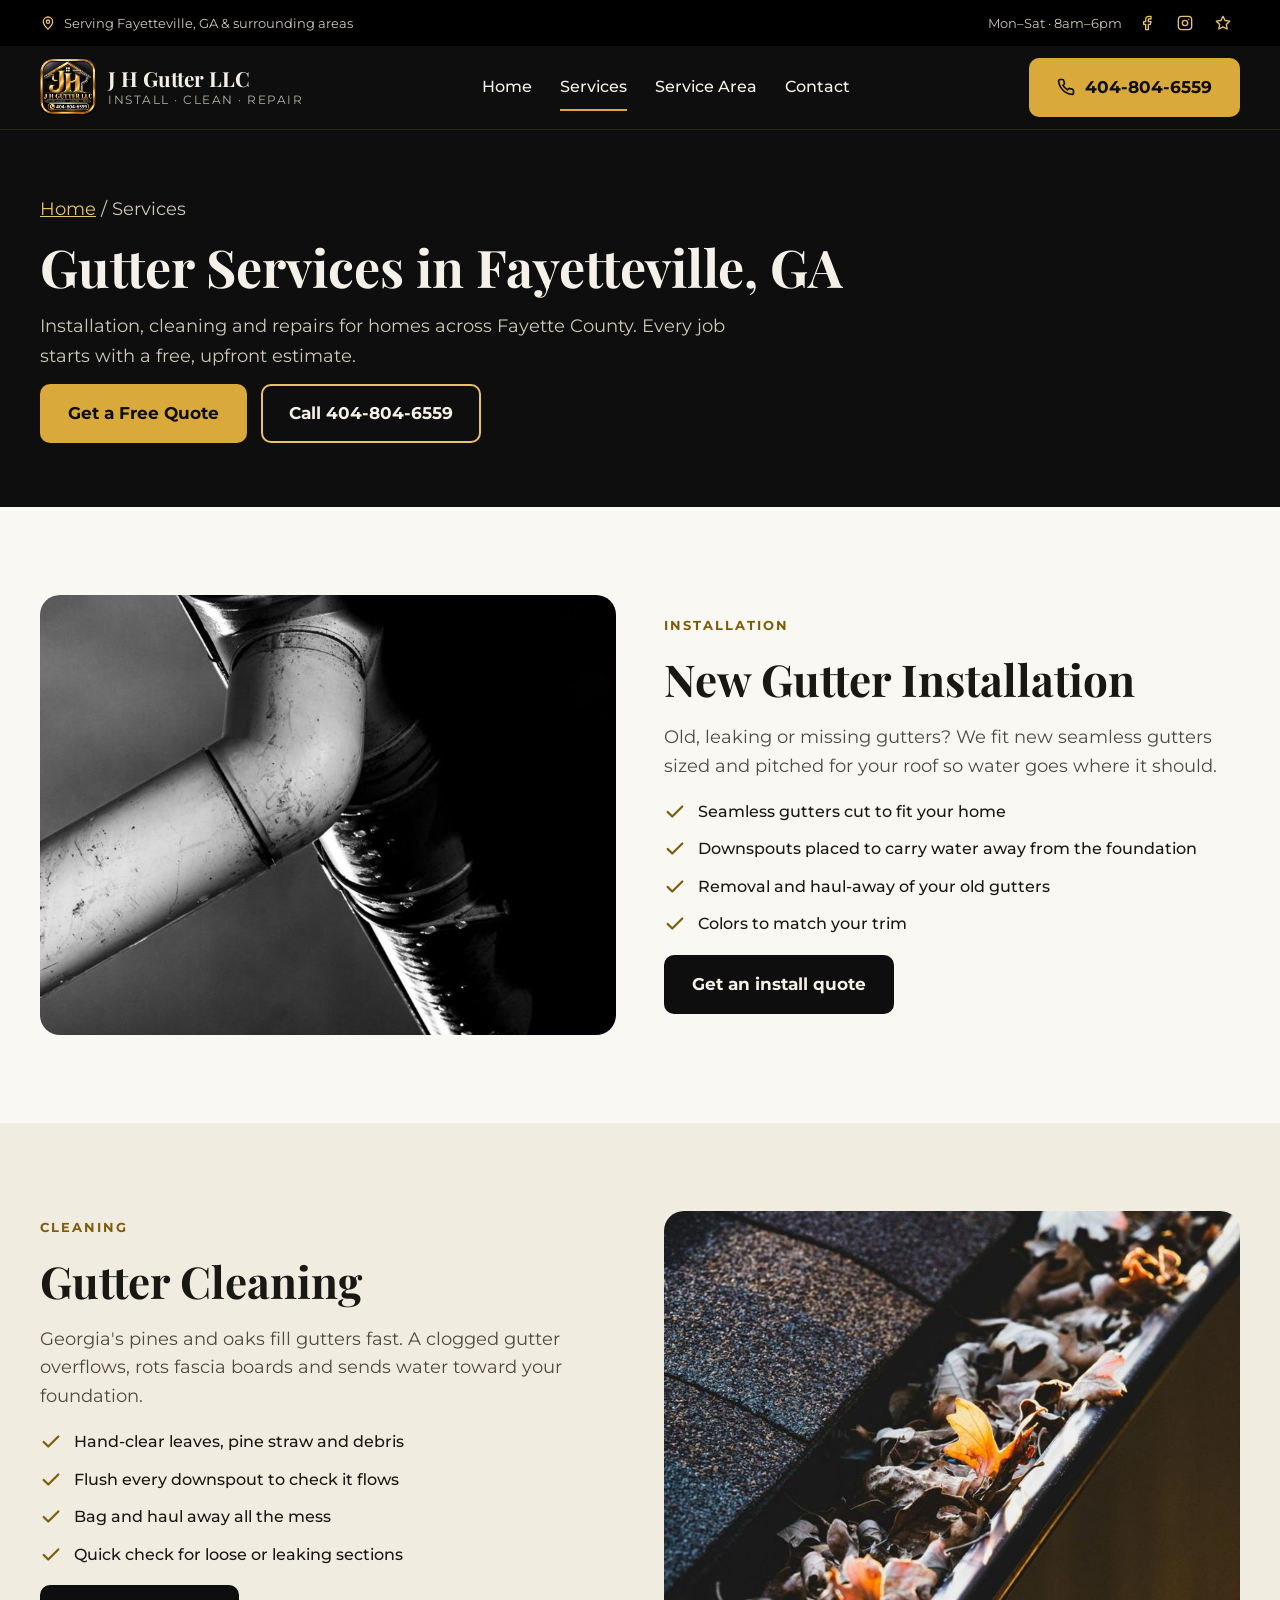
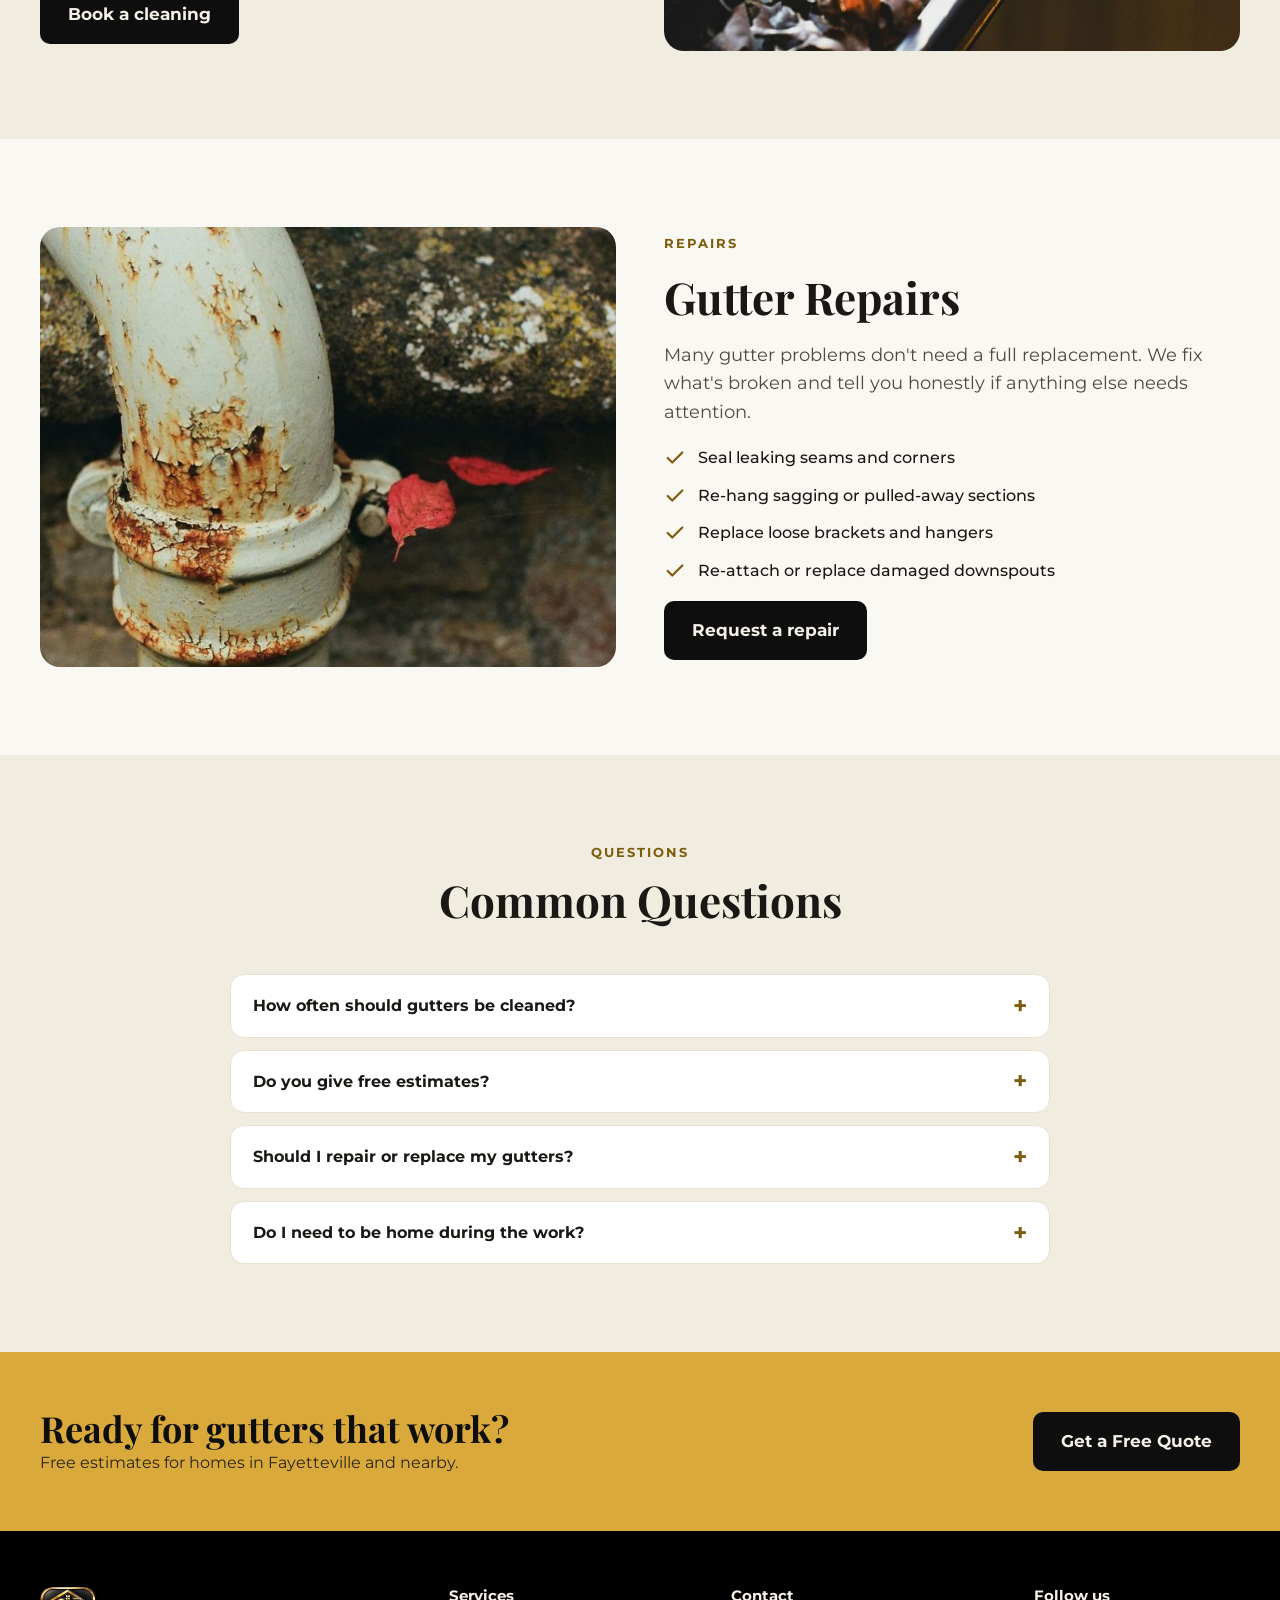
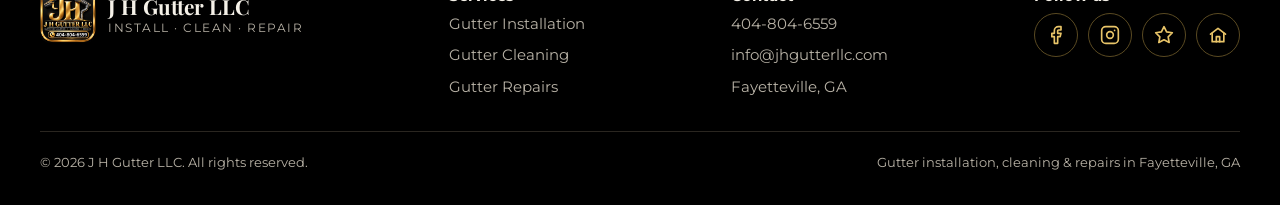
<file: services.html>
<!doctype html>
<html lang="en">
<head>
<meta charset="utf-8">
<title>Gutter Services | J H Gutter LLC</title>
<meta name="viewport" content="width=device-width, initial-scale=1, viewport-fit=cover">
<meta name="claude:viewport-fit-sides" content="cover">
<meta name="description" content="Gutter installation, gutter cleaning and gutter repair in Fayetteville, GA. See what's included and get a free estimate from J H Gutter LLC.">
<meta name="theme-color" content="#0E0E0E">
<link rel="icon" type="image/png" href="images/favicon.png">
<link rel="apple-touch-icon" href="images/apple-touch-icon.png">
<link rel="preconnect" href="https://fonts.googleapis.com">
<link rel="preconnect" href="https://fonts.gstatic.com" crossorigin>
<link rel="stylesheet" href="https://fonts.googleapis.com/css2?family=Montserrat:wght@400;500;600;700&family=Playfair+Display:wght@600;700&display=swap">
<link rel="stylesheet" href="css/style.css">
<script type="application/ld+json">
{
  "@context": "https://schema.org",
  "@type": "FAQPage",
  "mainEntity": [
    { "@type": "Question", "name": "How often should gutters be cleaned?", "acceptedAnswer": { "@type": "Answer", "text": "Most homes in the Fayetteville area need cleaning twice a year, in late spring and late fall. Homes under pine or oak trees may need it more often." } },
    { "@type": "Question", "name": "Do you give free estimates?", "acceptedAnswer": { "@type": "Answer", "text": "Yes. Call or send a quote request and we'll give you a clear price before any work starts." } },
    { "@type": "Question", "name": "Should I repair or replace my gutters?", "acceptedAnswer": { "@type": "Answer", "text": "If the problem is in a few spots, a repair is usually enough. If gutters are rusted through, sagging in many places or keep leaking at the seams, replacing them often costs less over time. We'll tell you honestly which makes sense." } }
  ]
}
</script>
</head>
<body>
<a class="skip-link" href="#main">Skip to content</a>

<div class="topbar">
  <div class="wrap">
    <span class="topbar__item">
      <svg aria-hidden="true" width="16" height="16" viewBox="0 0 24 24" fill="none" stroke="#E8C468" stroke-width="2" stroke-linecap="round" stroke-linejoin="round"><path d="M12 21s-7-6.2-7-11a7 7 0 0 1 14 0c0 4.8-7 11-7 11z"/><circle cx="12" cy="10" r="2.5"/></svg>
      Serving Fayetteville, GA &amp; surrounding areas
    </span>
    <span class="topbar__item">
      Mon–Sat · 8am–6pm
      <span class="social">
        <a href="https://www.facebook.com/" target="_blank" rel="noopener" aria-label="Facebook"><svg aria-hidden="true" width="16" height="16" viewBox="0 0 24 24" fill="none" stroke="currentColor" stroke-width="2" stroke-linecap="round" stroke-linejoin="round"><path d="M18 2h-3a5 5 0 0 0-5 5v3H7v4h3v8h4v-8h3l1-4h-4V7a1 1 0 0 1 1-1h3z"/></svg></a>
        <a href="https://www.instagram.com/" target="_blank" rel="noopener" aria-label="Instagram"><svg aria-hidden="true" width="16" height="16" viewBox="0 0 24 24" fill="none" stroke="currentColor" stroke-width="2" stroke-linecap="round" stroke-linejoin="round"><rect x="2" y="2" width="20" height="20" rx="5"/><circle cx="12" cy="12" r="4"/><path d="M17.5 6.5h.01"/></svg></a>
        <a href="https://www.google.com/maps" target="_blank" rel="noopener" aria-label="Google reviews"><svg aria-hidden="true" width="16" height="16" viewBox="0 0 24 24" fill="none" stroke="currentColor" stroke-width="2" stroke-linecap="round" stroke-linejoin="round"><path d="m12 2 3.1 6.3 6.9 1-5 4.9 1.2 6.8-6.2-3.2L5.8 21 7 14.2 2 9.3l6.9-1z"/></svg></a>
      </span>
    </span>
  </div>
</div>

<header class="header">
  <div class="wrap">
    <a class="brand" href="index.html">
      <img src="images/logo.jpg" alt="" width="56" height="56">
      <span><span class="brand__name">J H Gutter LLC</span><span class="brand__tag">Install · Clean · Repair</span></span>
    </a>
    <nav class="nav" id="site-nav" aria-label="Main">
      <a href="index.html">Home</a>
      <a href="services.html" aria-current="page">Services</a>
      <a href="index.html#area">Service Area</a>
      <a href="contact.html">Contact</a>
      <a class="btn btn--gold nav__call" href="tel:+14048046559">Call 404-804-6559</a>
    </nav>
    <a class="btn btn--gold header__call" href="tel:+14048046559">
      <svg aria-hidden="true" width="18" height="18" viewBox="0 0 24 24" fill="none" stroke="currentColor" stroke-width="2.2" stroke-linecap="round" stroke-linejoin="round"><path d="M22 16.9v3a2 2 0 0 1-2.2 2 19.8 19.8 0 0 1-8.6-3.1 19.5 19.5 0 0 1-6-6A19.8 19.8 0 0 1 2.1 4.2 2 2 0 0 1 4.1 2h3a2 2 0 0 1 2 1.7c.1.9.4 1.8.7 2.7a2 2 0 0 1-.5 2.1L8 9.8a16 16 0 0 0 6 6l1.3-1.3a2 2 0 0 1 2.1-.4c.9.3 1.8.6 2.7.7a2 2 0 0 1 1.7 2z"/></svg>
      404-804-6559
    </a>
    <button class="menu-btn" type="button" aria-controls="site-nav" aria-expanded="false" aria-label="Open menu">
      <svg aria-hidden="true" width="24" height="24" viewBox="0 0 24 24" fill="none" stroke="currentColor" stroke-width="2" stroke-linecap="round"><path d="M4 7h16M4 12h16M4 17h16"/></svg>
    </button>
  </div>
</header>

<main id="main">
  <section class="banner">
    <div class="wrap">
      <p class="crumbs"><a href="index.html">Home</a> / Services</p>
      <h1>Gutter Services in Fayetteville, GA</h1>
      <p>Installation, cleaning and repairs for homes across Fayette County. Every job starts with a free, upfront estimate.</p>
      <div class="actions">
        <a class="btn btn--gold" href="contact.html#quote">Get a Free Quote</a>
        <a class="btn btn--outline" href="tel:+14048046559">Call 404-804-6559</a>
      </div>
    </div>
  </section>

  <section class="band" id="installation" aria-labelledby="inst-title">
    <div class="wrap">
      <div class="split">
        <img class="split__img" src="images/install.jpg" alt="New metal downspout and elbow" width="800" height="1200">
        <div class="split__text">
          <span class="eyebrow">Installation</span>
          <h2 class="h2" id="inst-title">New Gutter Installation</h2>
          <p class="lead">Old, leaking or missing gutters? We fit new seamless gutters sized and pitched for your roof so water goes where it should.</p>
          <ul class="list">
            <li><svg aria-hidden="true" width="22" height="22" viewBox="0 0 24 24" fill="none" stroke="#7E5C0C" stroke-width="2.4" stroke-linecap="round" stroke-linejoin="round"><path d="M20 6 9 17l-5-5"/></svg>Seamless gutters cut to fit your home</li>
            <li><svg aria-hidden="true" width="22" height="22" viewBox="0 0 24 24" fill="none" stroke="#7E5C0C" stroke-width="2.4" stroke-linecap="round" stroke-linejoin="round"><path d="M20 6 9 17l-5-5"/></svg>Downspouts placed to carry water away from the foundation</li>
            <li><svg aria-hidden="true" width="22" height="22" viewBox="0 0 24 24" fill="none" stroke="#7E5C0C" stroke-width="2.4" stroke-linecap="round" stroke-linejoin="round"><path d="M20 6 9 17l-5-5"/></svg>Removal and haul-away of your old gutters</li>
            <li><svg aria-hidden="true" width="22" height="22" viewBox="0 0 24 24" fill="none" stroke="#7E5C0C" stroke-width="2.4" stroke-linecap="round" stroke-linejoin="round"><path d="M20 6 9 17l-5-5"/></svg>Colors to match your trim</li>
          </ul>
          <div><a class="btn btn--dark" href="contact.html#quote">Get an install quote</a></div>
        </div>
      </div>
    </div>
  </section>

  <section class="band band--alt" id="cleaning" aria-labelledby="clean-title">
    <div class="wrap">
      <div class="split split--reverse">
        <img class="split__img" src="images/cleaning.jpg" alt="Gutter full of dry leaves" loading="lazy" width="800" height="1200">
        <div class="split__text">
          <span class="eyebrow">Cleaning</span>
          <h2 class="h2" id="clean-title">Gutter Cleaning</h2>
          <p class="lead">Georgia's pines and oaks fill gutters fast. A clogged gutter overflows, rots fascia boards and sends water toward your foundation.</p>
          <ul class="list">
            <li><svg aria-hidden="true" width="22" height="22" viewBox="0 0 24 24" fill="none" stroke="#7E5C0C" stroke-width="2.4" stroke-linecap="round" stroke-linejoin="round"><path d="M20 6 9 17l-5-5"/></svg>Hand-clear leaves, pine straw and debris</li>
            <li><svg aria-hidden="true" width="22" height="22" viewBox="0 0 24 24" fill="none" stroke="#7E5C0C" stroke-width="2.4" stroke-linecap="round" stroke-linejoin="round"><path d="M20 6 9 17l-5-5"/></svg>Flush every downspout to check it flows</li>
            <li><svg aria-hidden="true" width="22" height="22" viewBox="0 0 24 24" fill="none" stroke="#7E5C0C" stroke-width="2.4" stroke-linecap="round" stroke-linejoin="round"><path d="M20 6 9 17l-5-5"/></svg>Bag and haul away all the mess</li>
            <li><svg aria-hidden="true" width="22" height="22" viewBox="0 0 24 24" fill="none" stroke="#7E5C0C" stroke-width="2.4" stroke-linecap="round" stroke-linejoin="round"><path d="M20 6 9 17l-5-5"/></svg>Quick check for loose or leaking sections</li>
          </ul>
          <div><a class="btn btn--dark" href="contact.html#quote">Book a cleaning</a></div>
        </div>
      </div>
    </div>
  </section>

  <section class="band" id="repairs" aria-labelledby="repair-title">
    <div class="wrap">
      <div class="split">
        <img class="split__img" src="images/repair.jpg" alt="Rusted downspout joint that needs repair" loading="lazy" width="800" height="1200">
        <div class="split__text">
          <span class="eyebrow">Repairs</span>
          <h2 class="h2" id="repair-title">Gutter Repairs</h2>
          <p class="lead">Many gutter problems don't need a full replacement. We fix what's broken and tell you honestly if anything else needs attention.</p>
          <ul class="list">
            <li><svg aria-hidden="true" width="22" height="22" viewBox="0 0 24 24" fill="none" stroke="#7E5C0C" stroke-width="2.4" stroke-linecap="round" stroke-linejoin="round"><path d="M20 6 9 17l-5-5"/></svg>Seal leaking seams and corners</li>
            <li><svg aria-hidden="true" width="22" height="22" viewBox="0 0 24 24" fill="none" stroke="#7E5C0C" stroke-width="2.4" stroke-linecap="round" stroke-linejoin="round"><path d="M20 6 9 17l-5-5"/></svg>Re-hang sagging or pulled-away sections</li>
            <li><svg aria-hidden="true" width="22" height="22" viewBox="0 0 24 24" fill="none" stroke="#7E5C0C" stroke-width="2.4" stroke-linecap="round" stroke-linejoin="round"><path d="M20 6 9 17l-5-5"/></svg>Replace loose brackets and hangers</li>
            <li><svg aria-hidden="true" width="22" height="22" viewBox="0 0 24 24" fill="none" stroke="#7E5C0C" stroke-width="2.4" stroke-linecap="round" stroke-linejoin="round"><path d="M20 6 9 17l-5-5"/></svg>Re-attach or replace damaged downspouts</li>
          </ul>
          <div><a class="btn btn--dark" href="contact.html#quote">Request a repair</a></div>
        </div>
      </div>
    </div>
  </section>

  <section class="band band--alt" aria-labelledby="faq-title">
    <div class="wrap">
      <div class="section-head">
        <span class="eyebrow">Questions</span>
        <h2 id="faq-title">Common Questions</h2>
      </div>
      <div class="faq">
        <details>
          <summary>How often should gutters be cleaned?</summary>
          <p>Most homes in the Fayetteville area need cleaning twice a year, in late spring and late fall. Homes under pine or oak trees may need it more often.</p>
        </details>
        <details>
          <summary>Do you give free estimates?</summary>
          <p>Yes. Call or send a quote request and we'll give you a clear price before any work starts.</p>
        </details>
        <details>
          <summary>Should I repair or replace my gutters?</summary>
          <p>If the problem is in a few spots, a repair is usually enough. If gutters are rusted through, sagging in many places or keep leaking at the seams, replacing them often costs less over time. We'll tell you honestly which makes sense.</p>
        </details>
        <details>
          <summary>Do I need to be home during the work?</summary>
          <p>Not usually. For cleaning and most repairs we only need access to the outside of the house. We'll text you before and after the job.</p>
        </details>
      </div>
    </div>
  </section>

  <section class="band--gold cta" aria-labelledby="cta-title">
    <div class="wrap">
      <div>
        <h2 id="cta-title">Ready for gutters that work?</h2>
        <p>Free estimates for homes in Fayetteville and nearby.</p>
      </div>
      <a class="btn btn--dark" href="contact.html#quote">Get a Free Quote</a>
    </div>
  </section>
</main>

<footer class="footer">
  <div class="wrap">
    <div class="footer__cols">
      <div class="footer__col">
        <a class="brand" href="index.html"><img src="images/logo.jpg" alt="" width="56" height="56"><span><span class="brand__name">J H Gutter LLC</span><span class="brand__tag">Install · Clean · Repair</span></span></a>
      </div>
      <div class="footer__col">
        <h2>Services</h2>
        <a href="services.html#installation">Gutter Installation</a>
        <a href="services.html#cleaning">Gutter Cleaning</a>
        <a href="services.html#repairs">Gutter Repairs</a>
      </div>
      <div class="footer__col">
        <h2>Contact</h2>
        <a href="tel:+14048046559">404-804-6559</a>
        <a href="mailto:info@jhgutterllc.com">info@jhgutterllc.com</a>
        <span>Fayetteville, GA</span>
      </div>
      <div class="footer__col">
        <h2>Follow us</h2>
        <div class="social social--lg">
          <a href="https://www.facebook.com/" target="_blank" rel="noopener" aria-label="Facebook"><svg aria-hidden="true" width="20" height="20" viewBox="0 0 24 24" fill="none" stroke="currentColor" stroke-width="2" stroke-linecap="round" stroke-linejoin="round"><path d="M18 2h-3a5 5 0 0 0-5 5v3H7v4h3v8h4v-8h3l1-4h-4V7a1 1 0 0 1 1-1h3z"/></svg></a>
          <a href="https://www.instagram.com/" target="_blank" rel="noopener" aria-label="Instagram"><svg aria-hidden="true" width="20" height="20" viewBox="0 0 24 24" fill="none" stroke="currentColor" stroke-width="2" stroke-linecap="round" stroke-linejoin="round"><rect x="2" y="2" width="20" height="20" rx="5"/><circle cx="12" cy="12" r="4"/><path d="M17.5 6.5h.01"/></svg></a>
          <a href="https://www.google.com/maps" target="_blank" rel="noopener" aria-label="Google reviews"><svg aria-hidden="true" width="20" height="20" viewBox="0 0 24 24" fill="none" stroke="currentColor" stroke-width="2" stroke-linecap="round" stroke-linejoin="round"><path d="m12 2 3.1 6.3 6.9 1-5 4.9 1.2 6.8-6.2-3.2L5.8 21 7 14.2 2 9.3l6.9-1z"/></svg></a>
          <a href="https://nextdoor.com/" target="_blank" rel="noopener" aria-label="Nextdoor"><svg aria-hidden="true" width="20" height="20" viewBox="0 0 24 24" fill="none" stroke="currentColor" stroke-width="2" stroke-linecap="round" stroke-linejoin="round"><path d="M3 11 12 4l9 7"/><path d="M5 10v10h14V10"/><path d="M10 20v-6h4v6"/></svg></a>
        </div>
      </div>
    </div>
    <div class="footer__legal">
      <span>© <span data-year>2026</span> J H Gutter LLC. All rights reserved.</span>
      <span>Gutter installation, cleaning &amp; repairs in Fayetteville, GA</span>
    </div>
  </div>
</footer>

<div class="callbar">
  <a class="btn btn--gold" href="tel:+14048046559">Call Now</a>
  <a class="btn btn--outline" href="contact.html#quote">Free Quote</a>
</div>

<script src="js/main.js"></script>
</body>
</html>
</file>
<file: css/style.css>
/* J H Gutter LLC — site styles
   Layout: black & gold brand bands (header, hero, proof, footer) alternating
   with warm light sections; single committed look, no dark-mode variant. */
:root {
  --ink: #0E0E0E;          /* brand black */
  --ink-2: #1C1A16;        /* raised dark surface */
  --line-dark: #3A3326;    /* borders on dark */
  --gold: #D9A93B;         /* brand gold (buttons, fills) */
  --gold-light: #E8C468;   /* gold text on dark */
  --gold-text: #7E5C0C;    /* gold text on light (AA) */
  --paper: #FAF8F3;        /* light ground */
  --paper-2: #F1ECE0;      /* alternate light band */
  --card: #FFFFFF;
  --line: #E8E2D4;
  --text: #1A1814;
  --text-2: #4F4A40;
  --on-dark: #F5F1E8;
  --on-dark-2: #CFC8B8;
  --font-display: "Playfair Display", Georgia, "Times New Roman", serif;
  --font-body: "Montserrat", "Segoe UI", system-ui, -apple-system, sans-serif;
  --radius: 18px;
  --wrap: 1200px;
  color-scheme: light;
}

*, *::before, *::after { box-sizing: border-box; }
html { scroll-behavior: smooth; }
@media (prefers-reduced-motion: reduce) { html { scroll-behavior: auto; } * { transition: none !important; } }
body {
  margin: 0;
  font-family: var(--font-body);
  font-size: 16px;
  line-height: 1.6;
  color: var(--text);
  background: var(--paper);
  -webkit-font-smoothing: antialiased;
}
img { max-width: 100%; display: block; }
a { color: var(--gold-text); }
h1, h2, h3 { text-wrap: balance; line-height: 1.15; margin: 0; }
h1, h2 { font-family: var(--font-display); font-weight: 700; }
h3 { font-size: 1.3rem; font-weight: 700; }
p { margin: 0; }
:focus-visible { outline: 3px solid var(--gold); outline-offset: 3px; border-radius: 4px; }

.skip-link { position: absolute; left: -999px; top: 8px; background: var(--gold); color: var(--ink); padding: 10px 16px; z-index: 100; font-weight: 700; }
.skip-link:focus { left: 16px; }

/* Bands and wrapper (side gutter lives on .wrap) */
.band { padding-block: 88px; }
.band--alt { background: var(--paper-2); }
.band--dark { background: var(--ink); color: var(--on-dark); }
.band--gold { background: var(--gold); color: var(--ink); padding-block: 56px; }
.wrap {
  max-width: calc(var(--wrap) + 64px);
  margin: 0 auto;
  padding-left: max(16px, env(safe-area-inset-left, 0px));
  padding-right: max(16px, env(safe-area-inset-right, 0px));
}
@media (min-width: 720px) { .wrap { padding-left: max(32px, env(safe-area-inset-left, 0px)); padding-right: max(32px, env(safe-area-inset-right, 0px)); } }

.eyebrow { font-size: 0.8rem; font-weight: 700; letter-spacing: 2px; text-transform: uppercase; color: var(--gold-text); }
.band--dark .eyebrow { color: var(--gold-light); }
.section-head { display: flex; flex-direction: column; gap: 12px; align-items: center; text-align: center; margin-bottom: 48px; }
.section-head h2, .h2 { font-size: clamp(1.9rem, 3.6vw, 2.75rem); }
.lead { font-size: 1.125rem; color: var(--text-2); max-width: 62ch; }
.band--dark .lead { color: var(--on-dark-2); }

/* Buttons */
.btn { display: inline-flex; align-items: center; justify-content: center; gap: 10px; min-height: 52px; padding: 14px 26px; border-radius: 10px; font-family: inherit; font-weight: 700; font-size: 1.05rem; text-decoration: none; border: 2px solid transparent; cursor: pointer; transition: transform .15s ease, background-color .15s ease; }
.btn:hover { transform: translateY(-1px); }
.btn--gold { background: var(--gold); color: var(--ink); }
.btn--gold:hover { background: var(--gold-light); color: var(--ink); }
.btn--dark { background: var(--ink); color: var(--on-dark); }
.btn--dark:hover { background: #2a2620; color: var(--on-dark); }
.btn--outline { border-color: var(--gold-light); color: var(--on-dark); background: transparent; }
.btn--outline:hover { background: rgba(232, 196, 104, .12); color: var(--on-dark); }
.btn svg { flex-shrink: 0; }

/* Top bar */
.topbar { background: #000; color: var(--on-dark-2); font-size: 0.82rem; }
.topbar .wrap { display: flex; flex-wrap: wrap; justify-content: space-between; align-items: center; gap: 6px 24px; padding-block: 6px; }
.topbar__item { display: flex; align-items: center; gap: 8px; }
.social { display: flex; gap: 4px; }
.social a { width: 34px; height: 34px; display: inline-flex; align-items: center; justify-content: center; border-radius: 999px; color: var(--gold-light); }
.social a:hover { background: rgba(232, 196, 104, .14); }
.social--lg { gap: 10px; }
.social--lg a { width: 44px; height: 44px; border: 1px solid #5A4A22; }

/* Header */
.header { background: var(--ink); border-bottom: 1px solid #2A2620; position: sticky; top: env(safe-area-inset-top, 0px); z-index: 50; }
body::before { content: ""; position: fixed; inset: 0 0 auto; height: env(safe-area-inset-top, 0px); z-index: 60; background: var(--ink); }
.header .wrap { display: flex; align-items: center; justify-content: space-between; gap: 16px; padding-block: 12px; }
.brand { display: flex; align-items: center; gap: 12px; text-decoration: none; min-width: 0; }
.brand img { width: 56px; height: 56px; border-radius: 10px; }
.brand__name { display: block; font-family: var(--font-display); font-size: 1.3rem; font-weight: 700; color: var(--on-dark); line-height: 1.2; }
.brand__tag { display: block; font-size: 0.72rem; letter-spacing: 1.5px; text-transform: uppercase; color: #B8B2A6; }
.nav { display: flex; align-items: center; gap: 28px; }
.nav a { color: var(--on-dark); text-decoration: none; font-weight: 500; padding-block: 10px; border-bottom: 2px solid transparent; }
.nav a:hover, .nav a[aria-current="page"] { border-bottom-color: var(--gold); color: var(--on-dark); }
.header__call { white-space: nowrap; }
.menu-btn { display: none; width: 48px; height: 48px; border-radius: 10px; border: 1px solid var(--line-dark); background: transparent; color: var(--on-dark); cursor: pointer; align-items: center; justify-content: center; }

@media (max-width: 900px) {
  .menu-btn { display: inline-flex; }
  .header__call { display: none; }
  .nav { position: absolute; left: 0; right: 0; top: 100%; flex-direction: column; align-items: stretch; gap: 0; background: var(--ink); border-bottom: 1px solid #2A2620; padding: 8px max(16px, env(safe-area-inset-right, 0px)) 20px max(16px, env(safe-area-inset-left, 0px)); }
  .nav[data-open="false"] { display: none; }
  .nav a { padding: 14px 4px; border-bottom: 1px solid #2A2620; font-size: 1.05rem; }
  .nav .btn { margin-top: 16px; border-bottom: none; }
}
@media (min-width: 901px) { .nav .nav__call { display: none; } }

/* Hero */
.hero { background: var(--ink); color: var(--on-dark); padding-block: 64px 88px; }
.hero .wrap { display: flex; flex-wrap: wrap; gap: 56px; align-items: center; }
.hero__copy { flex: 999 1 480px; min-width: 0; display: flex; flex-direction: column; gap: 22px; }
.pill { align-self: flex-start; font-size: 0.8rem; font-weight: 600; letter-spacing: 2px; text-transform: uppercase; color: var(--gold-light); border: 1px solid #5A4A22; padding: 8px 14px; border-radius: 999px; }
.hero h1 { font-size: clamp(2.4rem, 5vw, 3.75rem); }
.hero__lead { font-size: 1.2rem; color: var(--on-dark-2); max-width: 34em; }
.actions { display: flex; flex-wrap: wrap; gap: 14px; }
.checks { display: flex; flex-wrap: wrap; gap: 10px 28px; color: #E5DFD2; font-size: 0.95rem; list-style: none; padding: 0; margin: 4px 0 0; }
.checks li { display: flex; align-items: center; gap: 8px; }
.hero__media { flex: 1 1 340px; min-width: 0; display: flex; justify-content: center; }
.frame { position: relative; width: 100%; max-width: 460px; padding: 3px; border-radius: 24px; background: linear-gradient(145deg, #F3D98E, #A67C1E); }
.frame > img { width: 100%; aspect-ratio: 4 / 5; object-fit: cover; object-position: center 35%; border-radius: 21px; }
.badge { position: absolute; left: -16px; bottom: 28px; display: flex; align-items: center; gap: 12px; background: var(--ink); border: 1px solid #5A4A22; border-radius: 14px; padding: 10px 16px 10px 10px; }
.badge img { width: 46px; height: 46px; border-radius: 8px; }
.badge strong { display: block; color: var(--on-dark); font-size: 0.85rem; }
.badge span { color: var(--gold-light); font-size: 0.9rem; letter-spacing: 2px; }
@media (max-width: 520px) { .badge { left: 12px; bottom: 12px; } }

/* Page banner (inner pages) */
.banner { background: var(--ink); color: var(--on-dark); padding-block: 64px; }
.banner .wrap { display: flex; flex-direction: column; gap: 14px; }
.banner h1 { font-size: clamp(2.2rem, 4.5vw, 3.25rem); }
.banner p { color: var(--on-dark-2); font-size: 1.15rem; max-width: 40em; }
.crumbs { font-size: 0.85rem; color: #B8B2A6; }
.crumbs a { color: var(--gold-light); }

/* Grids and cards */
.grid-3 { display: grid; grid-template-columns: repeat(auto-fit, minmax(min(100%, 290px), 1fr)); gap: 24px; }
.card { background: var(--card); border: 1px solid var(--line); border-radius: var(--radius); overflow: hidden; display: flex; flex-direction: column; }
.card__img { width: 100%; height: 220px; object-fit: cover; }
.card__body { padding: 28px; display: flex; flex-direction: column; gap: 14px; flex: 1; }
.card__body p { color: var(--text-2); }
.card__link { margin-top: auto; font-weight: 700; text-decoration: none; padding-block: 8px; }
.icon-tile { width: 52px; height: 52px; border-radius: 14px; background: var(--ink); display: flex; align-items: center; justify-content: center; margin-top: -54px; border: 3px solid var(--card); box-sizing: content-box; }

/* Steps */
.steps { list-style: none; padding: 0; margin: 0; display: grid; grid-template-columns: repeat(auto-fit, minmax(min(100%, 250px), 1fr)); gap: 32px; counter-reset: step; }
.steps li { display: flex; flex-direction: column; align-items: center; text-align: center; gap: 12px; counter-increment: step; }
.steps li::before { content: counter(step); width: 64px; height: 64px; border-radius: 999px; background: var(--ink); color: var(--gold-light); font-family: var(--font-display); font-size: 1.75rem; font-weight: 700; display: flex; align-items: center; justify-content: center; }
.steps p { color: var(--text-2); max-width: 30ch; }

/* Split (image + text) */
.split { display: flex; flex-wrap: wrap; gap: 48px; align-items: center; }
.split > * { flex: 1 1 400px; min-width: 0; }
.split__img { width: 100%; height: 440px; object-fit: cover; border-radius: 20px; }
.split__text { display: flex; flex-direction: column; gap: 18px; }
.split--reverse { flex-direction: row-reverse; }
.list { list-style: none; padding: 0; margin: 0; display: flex; flex-direction: column; gap: 12px; }
.list li { display: flex; gap: 12px; align-items: flex-start; font-weight: 500; }
.list svg { flex-shrink: 0; margin-top: 2px; }
@media (max-width: 600px) { .split__img { height: 300px; } }

/* Reasons (dark) */
.reasons { display: grid; grid-template-columns: repeat(auto-fit, minmax(min(100%, 240px), 1fr)); gap: 20px; }
.reason { border: 1px solid var(--line-dark); border-radius: 16px; padding: 24px; display: flex; flex-direction: column; gap: 8px; }
.reason h3 { color: var(--gold-light); font-size: 1.1rem; }
.reason p { color: var(--on-dark-2); font-size: 0.95rem; }

/* Reviews */
.review { background: var(--card); border: 1px solid var(--line); border-radius: var(--radius); padding: 28px; display: flex; flex-direction: column; gap: 14px; margin: 0; }
.stars { color: #B8861B; font-size: 1.2rem; letter-spacing: 3px; }
.review blockquote { margin: 0; color: #2E2A22; }
.review figcaption { font-weight: 700; font-size: 0.9rem; color: var(--text-2); margin-top: auto; }

/* Area chips */
.chips { list-style: none; padding: 0; margin: 0; display: flex; flex-wrap: wrap; gap: 10px; }
.chips li { background: var(--card); border: 1px solid #DDD5C3; border-radius: 999px; padding: 9px 18px; font-weight: 600; font-size: 0.95rem; }

.callcard { display: inline-flex; align-items: center; gap: 16px; background: var(--ink); border-radius: 16px; padding: 18px 24px; text-decoration: none; align-self: flex-start; }
.callcard__icon { width: 48px; height: 48px; border-radius: 999px; background: var(--gold); display: flex; align-items: center; justify-content: center; flex-shrink: 0; }
.callcard small { display: block; font-size: 0.75rem; letter-spacing: 1.5px; text-transform: uppercase; color: #B8B2A6; }
.callcard strong { display: block; font-size: 1.6rem; color: var(--on-dark); font-variant-numeric: tabular-nums; }

/* Form */
.quote { background: var(--card); border: 1px solid var(--line); border-radius: 20px; padding: clamp(22px, 4vw, 36px); display: flex; flex-direction: column; gap: 18px; }
.quote h2 { font-size: 1.9rem; }
.quote__intro { color: var(--text-2); font-size: 0.95rem; }
.fields { display: grid; grid-template-columns: repeat(auto-fit, minmax(min(100%, 200px), 1fr)); gap: 16px; }
.field { display: flex; flex-direction: column; gap: 6px; font-size: 0.9rem; font-weight: 600; }
.field input, .field select, .field textarea { font: inherit; font-weight: 400; font-size: 1rem; color: var(--text); padding: 12px 14px; border: 1px solid #CFC6B2; border-radius: 10px; min-height: 48px; background: #fff; width: 100%; }
.field textarea { resize: vertical; min-height: 96px; }
.field input:focus, .field select:focus, .field textarea:focus { outline: 3px solid rgba(217, 169, 59, .45); border-color: var(--gold-text); }
.field [aria-invalid="true"] { border-color: #B42318; }
.field .error { color: #B42318; font-weight: 500; font-size: 0.85rem; }
.hp { position: absolute; left: -9999px; }
.form-status { border-radius: 10px; padding: 14px 16px; font-size: 0.95rem; }
.form-status[data-kind="ok"] { background: #EAF5EC; color: #1D5B2A; border: 1px solid #B7DCBF; }
.form-status[data-kind="warn"] { background: #FFF6E5; color: #6B4A06; border: 1px solid #F0D9A6; }
.quote__alt { text-align: center; font-size: 0.85rem; color: #5E584C; }

/* Contact info */
.info { display: grid; grid-template-columns: repeat(auto-fit, minmax(min(100%, 240px), 1fr)); gap: 20px; }
.info__item { background: var(--card); border: 1px solid var(--line); border-radius: 16px; padding: 24px; display: flex; flex-direction: column; gap: 6px; }
.info__item h3 { font-size: 1rem; }
.info__item p, .info__item a { font-size: 1.05rem; }
.hours { width: 100%; border-collapse: collapse; font-variant-numeric: tabular-nums; }
.hours td { padding: 6px 0; border-bottom: 1px solid var(--line); }
.hours td:last-child { text-align: right; }

/* FAQ */
.faq { display: flex; flex-direction: column; gap: 12px; max-width: 820px; margin: 0 auto; }
.faq details { background: var(--card); border: 1px solid var(--line); border-radius: 14px; }
.faq summary { cursor: pointer; padding: 18px 22px; font-weight: 700; list-style: none; display: flex; justify-content: space-between; gap: 16px; align-items: center; }
.faq summary::-webkit-details-marker { display: none; }
.faq summary::after { content: "+"; font-size: 1.5rem; color: var(--gold-text); line-height: 1; }
.faq details[open] summary::after { content: "−"; }
.faq details p { padding: 0 22px 20px; color: var(--text-2); }

/* CTA band */
.cta .wrap { display: flex; flex-wrap: wrap; gap: 24px; justify-content: space-between; align-items: center; }
.cta h2 { font-size: clamp(1.6rem, 3vw, 2.25rem); }
.cta p { color: #2A2416; }

/* Footer */
.footer { background: #000; color: #B8B2A6; font-size: 0.92rem; padding-block: 56px 32px; }
.footer .wrap { display: flex; flex-direction: column; gap: 32px; }
.footer__cols { display: flex; flex-wrap: wrap; gap: 36px; justify-content: space-between; }
.footer__col { display: flex; flex-direction: column; gap: 8px; min-width: 0; }
.footer__col h2 { font-family: var(--font-body); font-size: 0.95rem; color: var(--on-dark); }
.footer a { color: #B8B2A6; text-decoration: none; }
.footer a:hover { color: var(--gold-light); }
.footer .social a { color: var(--gold-light); }
.footer__legal { border-top: 1px solid #2A2620; padding-top: 20px; font-size: 0.82rem; display: flex; flex-wrap: wrap; gap: 8px 24px; justify-content: space-between; }

/* Mobile sticky call bar */
.callbar { display: none; }
@media (max-width: 900px) {
  .callbar { display: grid; grid-template-columns: 1fr 1fr; gap: 10px; position: fixed; left: 0; right: 0; bottom: 0; z-index: 40; background: var(--ink); border-top: 1px solid #2A2620; padding: 10px max(12px, env(safe-area-inset-right, 0px)) calc(10px + env(safe-area-inset-bottom, 0px)) max(12px, env(safe-area-inset-left, 0px)); }
  .callbar .btn { min-height: 48px; padding: 10px; font-size: 0.98rem; }
  body { padding-bottom: 76px; }
}
</file>
